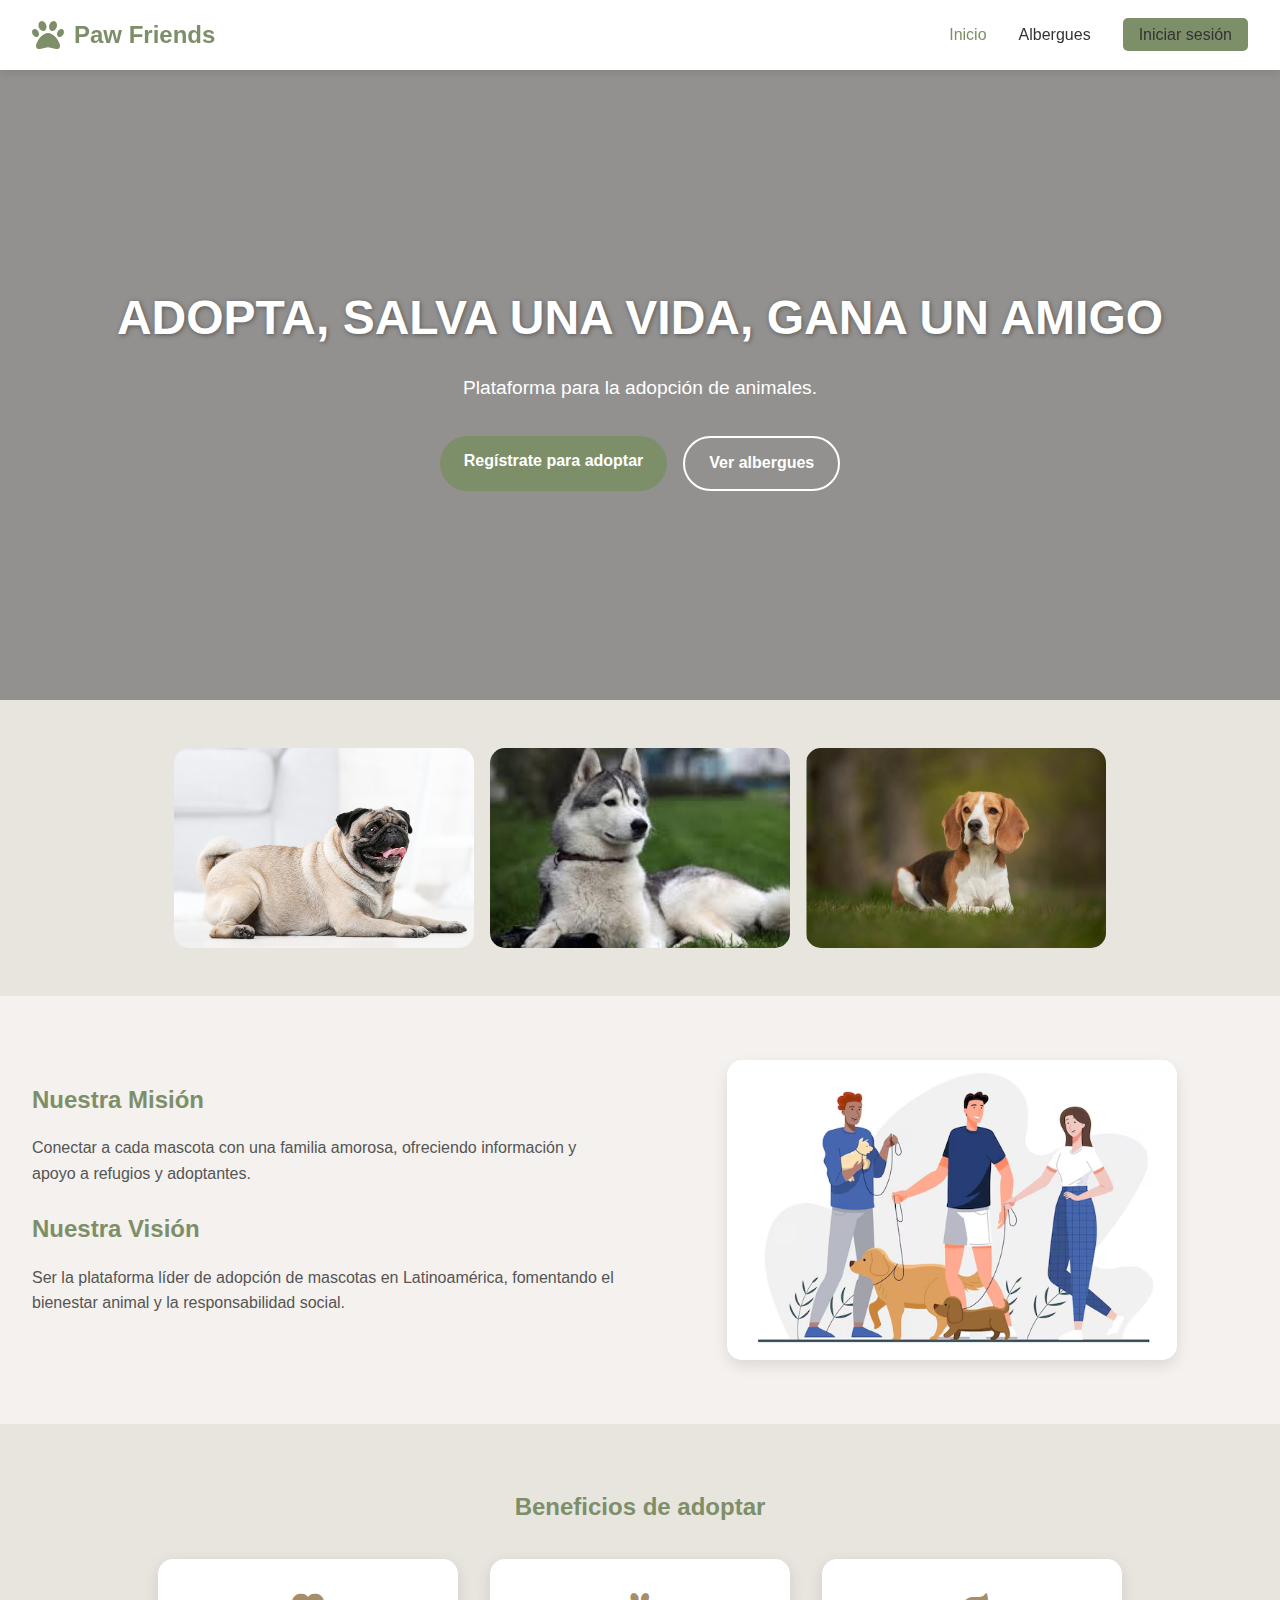
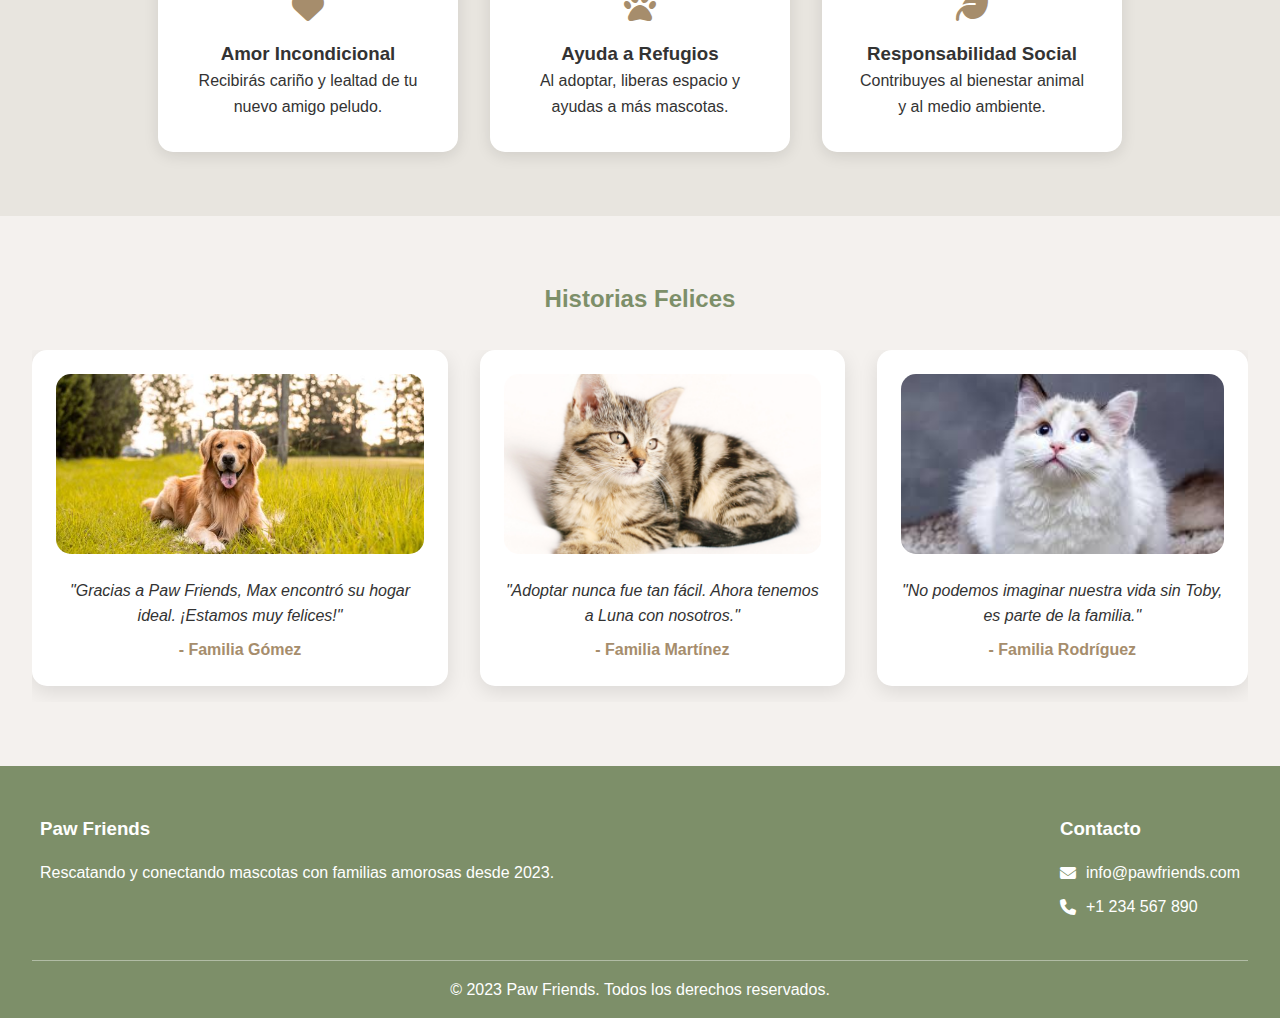
<file: index.html>
<!DOCTYPE html>
<html lang="es">
<head>
    <meta charset="UTF-8">
    <meta name="viewport" content="width=device-width, initial-scale=1.0">
    <title>Paw Friends | Adopta un amigo</title>
    <link rel="stylesheet" href="index.css">
    <link rel="stylesheet" href="https://cdnjs.cloudflare.com/ajax/libs/font-awesome/6.4.0/css/all.min.css">
    <meta name="theme-color" content="#a3b18a">
</head>
<body>
    <div id="notification" class="notification"></div>

    <!-- HEADER -->
    <header>
        <nav>
            <div class="logo">
                <i class="fas fa-paw"></i>
                <span>Paw Friends</span>
            </div>
            <ul class="nav-links">
                <li><a href="index.html" class="active">Inicio</a></li>
                <li><a href="albergues.html">Albergues</a></li>
                <li><a href="login.html" class="btn-login">Iniciar sesión</a></li>
            </ul>
        </nav>
    </header>

    <!-- HERO -->
    <section class="hero">
        <div class="hero-content">
            <h1>ADOPTA, SALVA UNA VIDA, GANA UN AMIGO</h1>
            <p>Plataforma para la adopción de animales.</p>
            <div class="hero-buttons">
                <a href="register.html" class="btn-primary">Regístrate para adoptar</a>
                <a href="albergues.html" class="btn-secondary">Ver albergues</a>
            </div>
        </div>
    </section>

    <!-- SECCIÓN DE IMÁGENES DESTACADAS -->
    <section class="featured-images">
        <div class="image-container">
            <img src="Images/Perro 1.png" alt="Perro 1">
            <img src="Images/Perro 2.jfif" alt="Perro 2">
            <img src="Images/Perro 3.jpg" alt="Perro 3">
        </div>
    </section>

    <!-- QUIÉNES SOMOS -->
    <section class="about">
        <div class="about-container">
            <div class="about-text">
                <h2>Nuestra Misión</h2>
                <p>Conectar a cada mascota con una familia amorosa, ofreciendo información y apoyo a refugios y adoptantes.</p>
                <h2>Nuestra Visión</h2>
                <p>Ser la plataforma líder de adopción de mascotas en Latinoamérica, fomentando el bienestar animal y la responsabilidad social.</p>
            </div>
            <div class="about-images">
                <img src="Images/Mision Vision.jpg" alt="Misión y visión">
            </div>
        </div>
    </section>

    <!-- BENEFICIOS DE ADOPTAR -->
    <section class="benefits">
        <h2>Beneficios de adoptar</h2>
        <div class="benefits-grid">
            <div class="benefit-card">
                <i class="fas fa-heart"></i>
                <h3>Amor Incondicional</h3>
                <p>Recibirás cariño y lealtad de tu nuevo amigo peludo.</p>
            </div>
            <div class="benefit-card">
                <i class="fas fa-paw"></i>
                <h3>Ayuda a Refugios</h3>
                <p>Al adoptar, liberas espacio y ayudas a más mascotas.</p>
            </div>
            <div class="benefit-card">
                <i class="fas fa-leaf"></i>
                <h3>Responsabilidad Social</h3>
                <p>Contribuyes al bienestar animal y al medio ambiente.</p>
            </div>
        </div>
    </section>

    <!-- TESTIMONIOS -->
    <section class="testimonials">
        <h2>Historias Felices</h2>
        <div class="testimonials-grid">
            <div class="testimonial-card">
                <img src="Images/Perro 4.jpg" alt="Mascota adoptada 1">
                <p>"Gracias a Paw Friends, Max encontró su hogar ideal. ¡Estamos muy felices!"</p>
                <h4>- Familia Gómez</h4>
            </div>
            <div class="testimonial-card">
                <img src="Images/Gato 1.jpg" alt="Mascota adoptada 2">
                <p>"Adoptar nunca fue tan fácil. Ahora tenemos a Luna con nosotros."</p>
                <h4>- Familia Martínez</h4>
            </div>
            <div class="testimonial-card">
                <img src="Images/Gato 2.jfif" alt="Mascota adoptada 3">
                <p>"No podemos imaginar nuestra vida sin Toby, es parte de la familia."</p>
                <h4>- Familia Rodríguez</h4>
            </div>
        </div>
    </section>

    <!-- FOOTER -->
    <footer>
        <div class="footer-content">
            <div class="footer-section">
                <h3>Paw Friends</h3>
                <p>Rescatando y conectando mascotas con familias amorosas desde 2023.</p>
            </div>
            <div class="footer-section">
                <h3>Contacto</h3>
                <p><i class="fas fa-envelope"></i> info@pawfriends.com</p>
                <p><i class="fas fa-phone"></i> +1 234 567 890</p>
            </div>
        </div>
        <div class="copyright">
            <p>&copy; 2023 Paw Friends. Todos los derechos reservados.</p>
        </div>
    </footer>

    <!-- Scripts -->
    <script src="index.js" defer></script>
</body>
</html>
</file>
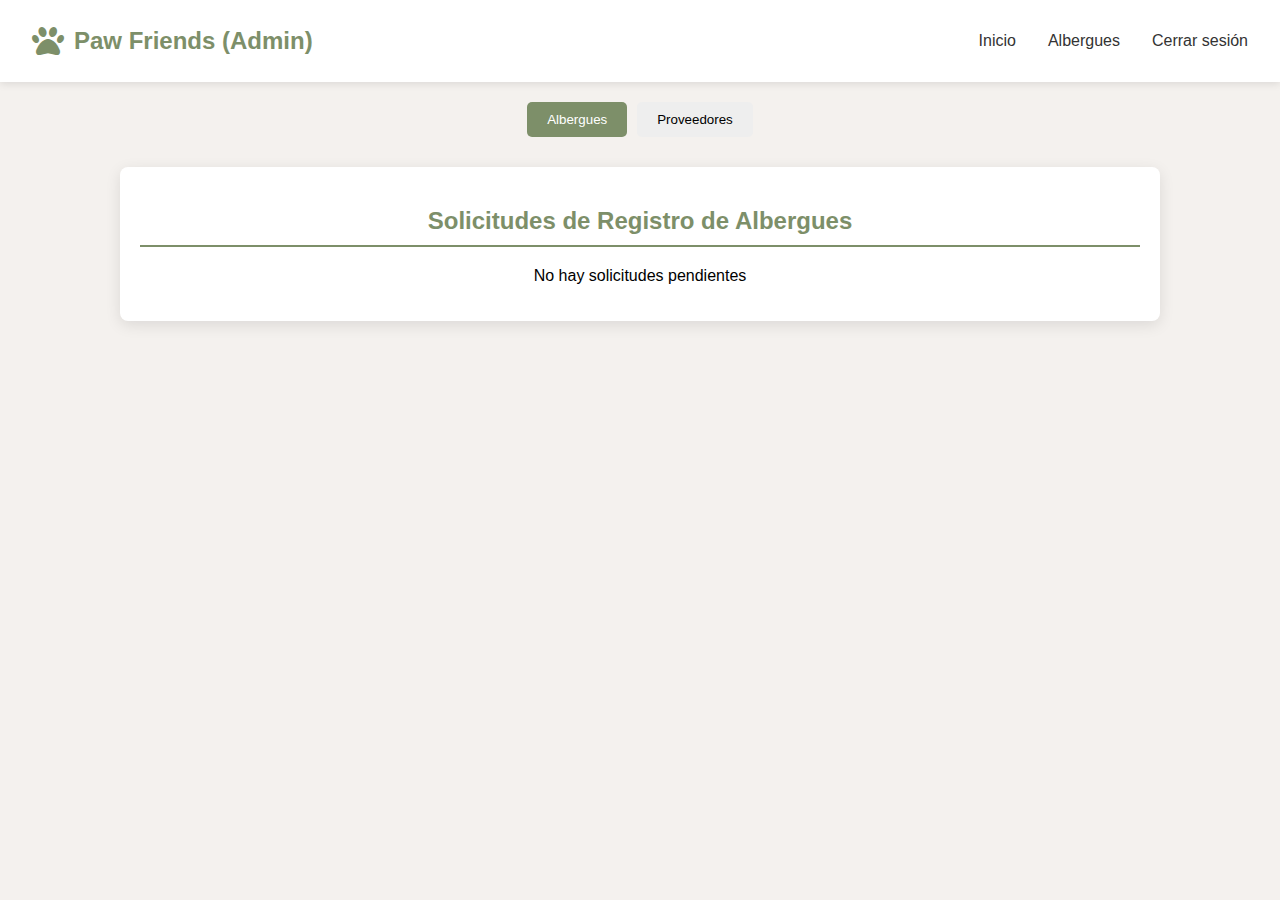
<file: admin-dashboard.html>
<!DOCTYPE html>
<html lang="es">
<head>
<meta charset="UTF-8">
<meta name="viewport" content="width=device-width, initial-scale=1.0">
<title>Panel de Administrador - Paw Friends</title>
<link rel="stylesheet" href="https://cdnjs.cloudflare.com/ajax/libs/font-awesome/6.4.0/css/all.min.css">
<style>
body { font-family: Arial, sans-serif; background: #f4f1ee; margin:0; }
header { background:#fff; box-shadow:0 2px 8px rgba(0,0,0,0.1); padding:1rem 2rem; position:sticky; top:0; z-index:100; }
nav { display:flex; justify-content:space-between; align-items:center; }
.logo { display:flex; align-items:center; gap:10px; font-size:1.5rem; font-weight:bold; color:#7d8f69; }
.logo i { font-size:2rem; }
.nav-links { display:flex; list-style:none; gap:2rem; }
.nav-links a { text-decoration:none; color:#333; font-weight:500; transition:color 0.3s; }
.nav-links a:hover { color:#a68d6c; }
.tabs { display:flex; justify-content:center; margin:20px 0; gap:10px; }
.tab-btn { padding:10px 20px; border:none; cursor:pointer; border-radius:5px; background:#eee; transition:0.3s; }
.tab-btn.active { background:#7d8f69; color:white; }
.admin-dashboard { max-width:1000px; margin:30px auto; padding:20px; background:#fff; border-radius:8px; box-shadow:0 4px 15px rgba(0,0,0,0.1); }
.admin-dashboard h2 { text-align:center; color:#7d8f69; margin-bottom:20px; border-bottom:2px solid #7d8f69; padding-bottom:10px; }
.solicitud-card { display:flex; justify-content:space-between; align-items:center; background:#f9f9f9; padding:15px; border-radius:8px; margin-bottom:15px; box-shadow:0 2px 5px rgba(0,0,0,0.05); }
.solicitud-info { display:flex; align-items:center; flex-grow:1; gap:15px; }
.solicitud-info img { width:60px; height:60px; object-fit:cover; border-radius:50%; }
.solicitud-info div { display:flex; flex-direction:column; }
.solicitud-info h3 { margin:0; font-size:1.1rem; color:#333; }
.solicitud-info p { margin:0; font-size:0.9rem; color:#555; }
.solicitud-actions button { margin-left:10px; padding:0.4rem 0.8rem; border:none; border-radius:5px; cursor:pointer; color:white; }
.approve { background:#7d8f69; }
.reject { background:#d9534f; }
.approve:hover { background:#6c7d58; }
.reject:hover { background:#c43c3c; }
</style>
</head>
<body>

<header>
<nav>
<div class="logo"><i class="fas fa-paw"></i>Paw Friends (Admin)</div>
<ul class="nav-links">
<li><a href="index.html">Inicio</a></li>
<li><a href="albergues.html">Albergues</a></li>
<li><a href="#" id="logout">Cerrar sesión</a></li>
</ul>
</nav>
</header>

<div class="tabs">
<button class="tab-btn active" data-tab="albergues">Albergues</button>
<button class="tab-btn" data-tab="proveedores">Proveedores</button>
</div>

<main>
<section class="admin-dashboard" id="alberguesTab">
<h2>Solicitudes de Registro de Albergues</h2>
<div id="albergueSolicitudesContainer"></div>
</section>

<section class="admin-dashboard" id="proveedoresTab" style="display:none;">
<h2>Solicitudes de Registro de Proveedores</h2>
<div id="proveedorSolicitudesContainer"></div>
</section>
</main>

<script>
// Cambiar tabs
const tabBtns = document.querySelectorAll('.tab-btn');
const alberguesTab = document.getElementById('alberguesTab');
const proveedoresTab = document.getElementById('proveedoresTab');

tabBtns.forEach(btn => {
    btn.addEventListener('click', ()=>{
        tabBtns.forEach(b=>b.classList.remove('active'));
        btn.classList.add('active');
        if(btn.dataset.tab === 'albergues'){
            alberguesTab.style.display='block';
            proveedoresTab.style.display='none';
        }else{
            alberguesTab.style.display='none';
            proveedoresTab.style.display='block';
        }
    });
});

// Cargar solicitudes albergues
function cargarSolicitudesAlbergue(){
    const container = document.getElementById('albergueSolicitudesContainer');
    container.innerHTML = '';
    let solicitudes = JSON.parse(localStorage.getItem('solicitudesAlbergue')) || [];
    if(solicitudes.length === 0){ container.innerHTML='<p style="text-align:center;">No hay solicitudes pendientes</p>'; return; }
    solicitudes.forEach((albergue,index)=>{
        const card=document.createElement('div'); card.className='solicitud-card';
        card.innerHTML = `
        <div class="solicitud-info">
            <img src="${albergue.photo || 'https://via.placeholder.com/60'}">
            <div>
                <h3>${albergue.name}</h3>
                <p>Email: ${albergue.email}</p>
                <p>Tel: ${albergue.phone}</p>
                <p>Dirección: ${albergue.address}</p>
            </div>
        </div>
        <div class="solicitud-actions">
            <button class="approve">Aprobar</button>
            <button class="reject">Rechazar</button>
        </div>
        `;
        container.appendChild(card);
        card.querySelector('.approve').addEventListener('click', ()=>aprobarAlbergue(index));
        card.querySelector('.reject').addEventListener('click', ()=>rechazarAlbergue(index));
    });
}

// Cargar solicitudes proveedores
function cargarSolicitudesProveedor(){
    const container = document.getElementById('proveedorSolicitudesContainer');
    container.innerHTML = '';
    let solicitudes = JSON.parse(localStorage.getItem('solicitudesProveedor')) || [];
    if(solicitudes.length === 0){ container.innerHTML='<p style="text-align:center;">No hay solicitudes pendientes</p>'; return; }
    solicitudes.forEach((prov,index)=>{
        const card=document.createElement('div'); card.className='solicitud-card';
        card.innerHTML = `
        <div class="solicitud-info">
            <img src="${prov.logo || 'https://via.placeholder.com/60'}">
            <div>
                <h3>${prov.name}</h3>
                <p>Email: ${prov.email}</p>
                <p>Tel: ${prov.phone}</p>
                <p>Web: ${prov.website || 'N/A'}</p>
            </div>
        </div>
        <div class="solicitud-actions">
            <button class="approve">Aprobar</button>
            <button class="reject">Rechazar</button>
        </div>
        `;
        container.appendChild(card);
        card.querySelector('.approve').addEventListener('click', ()=>aprobarProveedor(index));
        card.querySelector('.reject').addEventListener('click', ()=>rechazarProveedor(index));
    });
}

// Funciones aprobar/rechazar albergue
function aprobarAlbergue(index){
    let solicitudes = JSON.parse(localStorage.getItem('solicitudesAlbergue'))||[];
    let aprobados = JSON.parse(localStorage.getItem('alberguesAprobados'))||[];
    const albergue = solicitudes[index]; aprobados.push(albergue);
    localStorage.setItem('alberguesAprobados', JSON.stringify(aprobados));
    solicitudes.splice(index,1); localStorage.setItem('solicitudesAlbergue', JSON.stringify(solicitudes));
    cargarSolicitudesAlbergue();
}
function rechazarAlbergue(index){
    let solicitudes = JSON.parse(localStorage.getItem('solicitudesAlbergue'))||[];
    solicitudes.splice(index,1); localStorage.setItem('solicitudesAlbergue', JSON.stringify(solicitudes));
    cargarSolicitudesAlbergue();
}

// Funciones aprobar/rechazar proveedor
function aprobarProveedor(index){
    let solicitudes = JSON.parse(localStorage.getItem('solicitudesProveedor'))||[];
    let aprobados = JSON.parse(localStorage.getItem('proveedoresAprobados'))||[];
    const prov = solicitudes[index]; aprobados.push(prov);
    localStorage.setItem('proveedoresAprobados', JSON.stringify(aprobados));
    solicitudes.splice(index,1); localStorage.setItem('solicitudesProveedor', JSON.stringify(solicitudes));
    cargarSolicitudesProveedor();
}
function rechazarProveedor(index){
    let solicitudes = JSON.parse(localStorage.getItem('solicitudesProveedor'))||[];
    solicitudes.splice(index,1); localStorage.setItem('solicitudesProveedor', JSON.stringify(solicitudes));
    cargarSolicitudesProveedor();
}

// Inicializar
cargarSolicitudesAlbergue();
cargarSolicitudesProveedor();
</script>
</body>
</html>
</file>
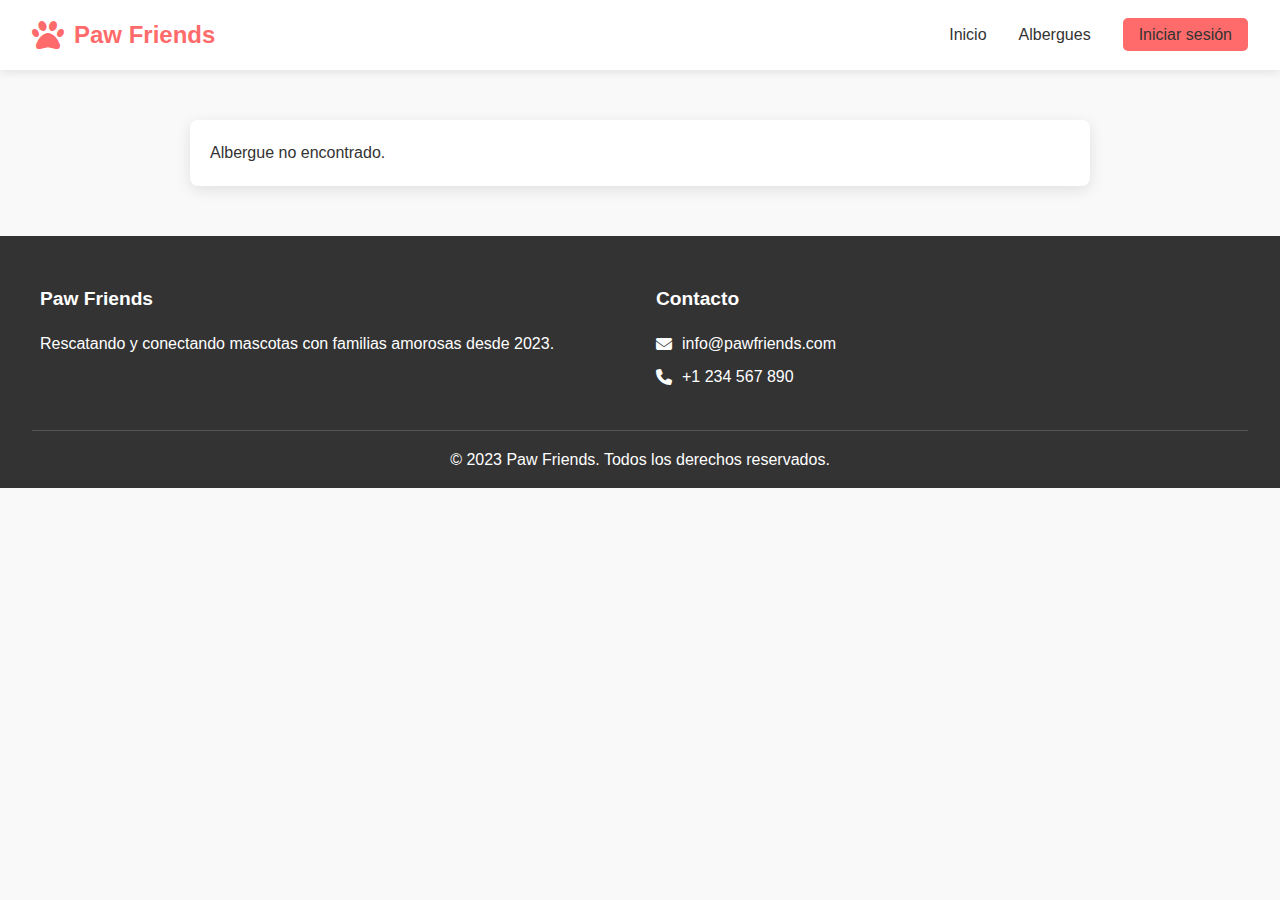
<file: albergue-profile.html>
<!DOCTYPE html>
<html lang="es">
<head>
    <meta charset="UTF-8">
    <meta name="viewport" content="width=device-width, initial-scale=1.0">
    <title>Perfil del Albergue | Paw Friends</title>
    <link rel="stylesheet" href="styles.css">
    <link rel="stylesheet" href="https://cdnjs.cloudflare.com/ajax/libs/font-awesome/6.4.0/css/all.min.css">
    <style>
        .albergue-profile-container {
            max-width: 900px;
            margin: 50px auto;
            padding: 20px;
            background-color: #fff;
            border-radius: 8px;
            box-shadow: 0 4px 15px rgba(0,0,0,0.1);
        }
        .profile-header {
            display: flex;
            flex-direction: column;
            align-items: center;
            border-bottom: 2px solid #eee;
            padding-bottom: 20px;
            margin-bottom: 20px;
            text-align: center;
        }
        .profile-header img {
            width: 150px;
            height: 150px;
            border-radius: 50%;
            object-fit: cover;
            border: 4px solid var(--primary-color);
            margin-bottom: 15px;
        }
        .profile-header h1 {
            color: var(--primary-color);
            margin-bottom: 5px;
        }
        .profile-details p {
            font-size: 1.1rem;
            color: #555;
            margin-bottom: 10px;
        }
        .profile-pets-section h2, .reviews-section h2 {
            text-align: center;
            color: #333;
            margin-bottom: 20px;
        }
        .pets-grid {
            display: grid;
            grid-template-columns: repeat(auto-fit, minmax(250px, 1fr));
            gap: 20px;
        }
        .reviews-section {
            padding-top: 30px;
            border-top: 2px solid #eee;
            margin-top: 30px;
        }
        .review-card {
            background-color: #f9f9f9;
            padding: 15px;
            border-radius: 8px;
            margin-bottom: 15px;
            box-shadow: 0 2px 5px rgba(0,0,0,0.05);
        }
        .review-header {
            display: flex;
            justify-content: space-between;
            align-items: center;
            margin-bottom: 5px;
        }
        .review-header h4 {
            margin: 0;
            color: var(--primary-color);
        }
        .review-date {
            font-size: 0.8rem;
            color: #888;
        }
        .review-rating {
            font-size: 1.5rem;
            margin-bottom: 5px;
        }
    </style>
</head>
<body>
    <div id="notification" class="notification"></div>
    <header>
        <nav>
            <div class="logo">
                <i class="fas fa-paw"></i>
                <span>Paw Friends</span>
            </div>
            <ul class="nav-links">
                <li><a href="index.html">Inicio</a></li>
                <li><a href="albergues.html">Albergues</a></li>
                <li><a href="login.html" class="btn-login">Iniciar sesión</a></li>
            </ul>
        </nav>
    </header>
    <main class="albergue-profile-container">
        <div class="user-view">
            <div class="profile-header">
                <img id="profileLogo" src="" alt="Logo del Albergue">
                <h1 id="profileNombre"></h1>
                <div class="profile-details">
                    <p id="profileDireccion"></p>
                    <p id="profileHorario"></p>
                </div>
            </div>
            <div class="profile-pets-section">
                <h2>Mascotas para Adoptar</h2>
                <div id="pets-grid" class="pets-grid">
                    </div>
            </div>
            <div class="reviews-section">
                <h2>Opiniones de Usuarios</h2>
                <div id="reviewsContainer">
                    </div>
                <h3>Deja una reseña</h3>
                <form id="reviewForm">
                    <div class="form-group">
                        <label for="rating">Calificación:</label>
                        <select id="rating" required>
                            <option value="">Selecciona tu calificación</option>
                            <option value="1">⭐</option>
                            <option value="2">⭐⭐</option>
                            <option value="3">⭐⭐⭐</option>
                            <option value="4">⭐⭐⭐⭐</option>
                            <option value="5">⭐⭐⭐⭐⭐</option>
                        </select>
                    </div>
                    <div class="form-group">
                        <label for="reviewText">Tu comentario:</label>
                        <textarea id="reviewText" rows="4" required></textarea>
                    </div>
                    <button type="submit" class="btn-primary">Enviar Reseña</button>
                </form>
            </div>
        </div>
    </main>
    <footer>
        <div class="footer-content">
            <div class="footer-section">
                <h3>Paw Friends</h3>
                <p>Rescatando y conectando mascotas con familias amorosas desde 2023.</p>
            </div>
            <div class="footer-section">
                <h3>Contacto</h3>
                <p><i class="fas fa-envelope"></i> info@pawfriends.com</p>
                <p><i class="fas fa-phone"></i> +1 234 567 890</p>
            </div>
        </div>
        <div class="copyright">
            <p>&copy; 2023 Paw Friends. Todos los derechos reservados.</p>
        </div>
    </footer>
    <script src="scripts.js"></script>
</body>
</html>
</file>
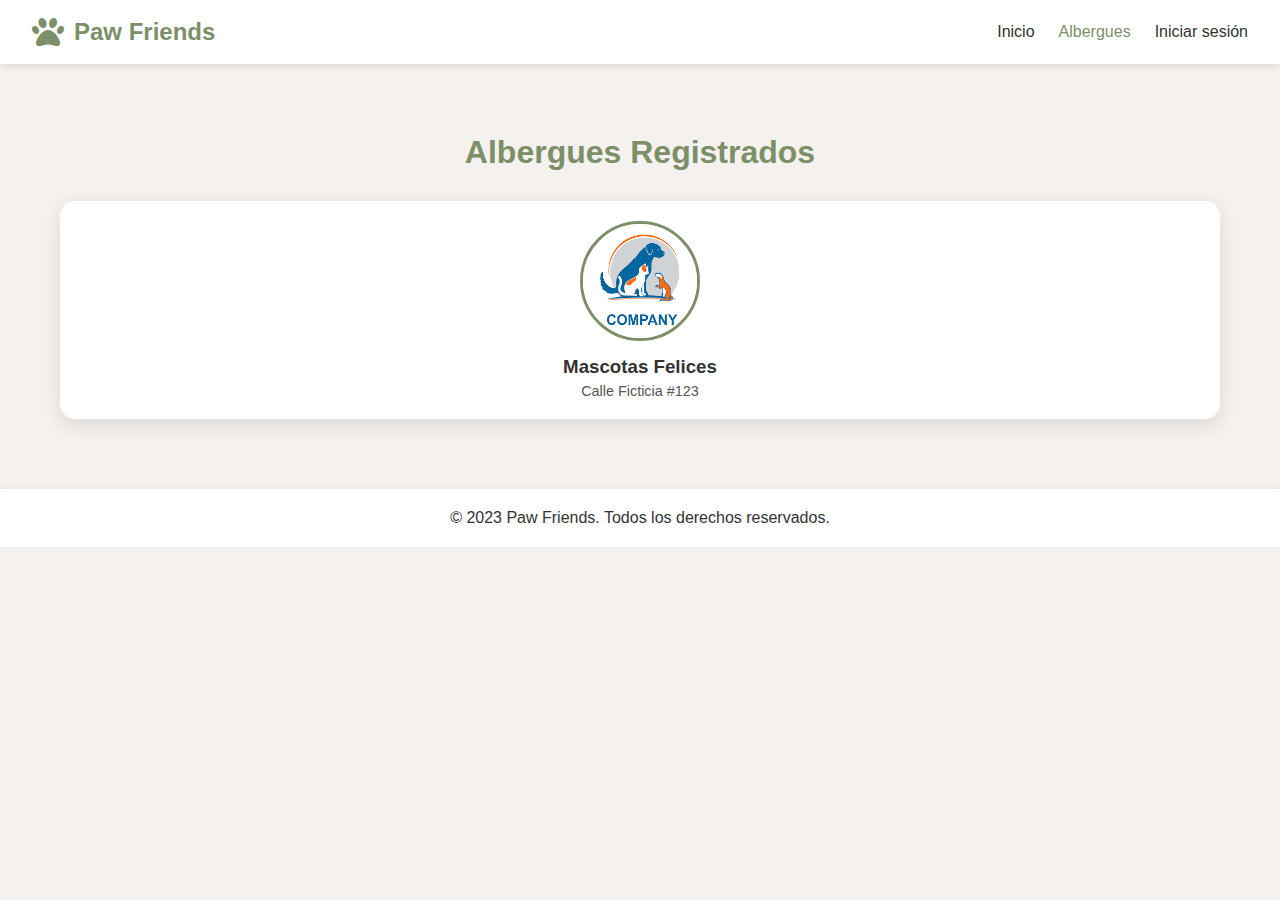
<file: Albergues.html>
<!DOCTYPE html>
<html lang="es">
<head>
<meta charset="UTF-8">
<meta name="viewport" content="width=device-width, initial-scale=1.0">
<title>Albergues Registrados | Paw Friends</title>
<link rel="stylesheet" href="https://cdnjs.cloudflare.com/ajax/libs/font-awesome/6.4.0/css/all.min.css">

<style>
    * { margin:0; padding:0; box-sizing:border-box; font-family:'Arial', sans-serif; }
    body { background:#f4f1ee; color:#333; }
    header { background:#fff; box-shadow:0 2px 8px rgba(0,0,0,0.1); padding:1rem 2rem; position:sticky; top:0; z-index:100; }
    nav { display:flex; justify-content:space-between; align-items:center; }
    .logo { display:flex; align-items:center; gap:10px; font-size:1.5rem; font-weight:bold; color:#7d8f69; }
    .logo i { font-size:2rem; }
    .nav-links { display:flex; list-style:none; gap:1.5rem; }
    .nav-links a { text-decoration:none; color:#333; font-weight:500; transition:0.3s; }
    .nav-links a:hover, .nav-links .active { color:#7d8f69; }
    
    .albergues-container { max-width:1200px; margin:50px auto; padding:20px; }
    .albergues-container h1 { text-align:center; color:#7d8f69; margin-bottom:30px; }
    .albergues-grid { display:grid; grid-template-columns:repeat(auto-fit,minmax(280px,1fr)); gap:25px; }
    
    .albergue-card { background:#fff; border-radius:15px; box-shadow:0 6px 20px rgba(0,0,0,0.1); padding:20px; display:flex; flex-direction:column; align-items:center; transition:transform 0.3s; cursor:pointer; }
    .albergue-card:hover { transform:translateY(-5px); }
    
    .albergue-logo-container { width:120px; height:120px; border-radius:50%; border:3px solid #7d8f69; display:flex; justify-content:center; align-items:center; overflow:hidden; background:#e6e6e6; }
    .albergue-logo-container img { width:100%; height:100%; object-fit:cover; }
    
    .albergue-card h3 { margin:15px 0 5px; color:#333; }
    .albergue-card p { color:#555; font-size:0.9rem; text-align:center; }

    /* Modal estilos */
    .modal {
        display:none;
        position:fixed;
        z-index:200;
        left:0; top:0;
        width:100%; height:100%;
        background:rgba(0,0,0,0.6);
        justify-content:center;
        align-items:center;
    }
    .modal-content {
        background:#fff;
        padding:20px 30px;
        border-radius:12px;
        text-align:center;
        max-width:400px;
        box-shadow:0 4px 15px rgba(0,0,0,0.3);
        animation:fadeIn 0.3s ease-in-out;
    }
    .modal-content h2 {
        margin-bottom:15px;
        color:#7d8f69;
    }
    .close-btn {
        margin-top:20px;
        padding:10px 20px;
        border:none;
        background:#7d8f69;
        color:#fff;
        border-radius:8px;
        cursor:pointer;
        transition:0.3s;
    }
    .close-btn:hover {
        background:#6a7c58;
    }
    @keyframes fadeIn {
        from { opacity:0; transform:scale(0.9); }
        to { opacity:1; transform:scale(1); }
    }
</style>
</head>
<body>

<header>
<nav>
    <div class="logo"><i class="fas fa-paw"></i>Paw Friends</div>
    <ul class="nav-links">
        <li><a href="index.html">Inicio</a></li>
        <li><a href="albergues.html" class="active">Albergues</a></li>
        <li><a href="login.html">Iniciar sesión</a></li>
    </ul>
</nav>
</header>

<main class="albergues-container">
    <h1>Albergues Registrados</h1>
    <div id="alberguesContainer" class="albergues-grid"></div>
</main>

<!-- Modal para mostrar mensaje -->
<div id="infoModal" class="modal">
    <div class="modal-content">
        <h2>Próximamente</h2>
        <p id="modalText">Pronto añadiremos más información de este albergue.</p>
        <button class="close-btn" onclick="cerrarModal()">Cerrar</button>
    </div>
</div>

<footer style="text-align:center; padding:20px; background:#fff; margin-top:50px; box-shadow:0 -2px 8px rgba(0,0,0,0.05);">
    <p>&copy; 2023 Paw Friends. Todos los derechos reservados.</p>
</footer>

<script>
function cargarAlberguesRegistrados(){
    const container = document.getElementById('alberguesContainer');
    let albergues = JSON.parse(localStorage.getItem('alberguesAprobados')) || [];

    // Agregar albergue por defecto (Mascotas Felices)
    // Agregar albergue por defecto (Mascotas Felices)
    const idx = albergues.findIndex(a => a.email === 'MascotasFelices1@gmail.com');
    if (idx === -1) {
        albergues.push({
            name: 'Mascotas Felices',
            address: 'Calle Ficticia #123',
            email: 'MascotasFelices1@gmail.com',
            photo: 'Images/Logo_Albergue.png'
        });
    } else {
        // Forzar actualización de la ruta de la imagen si ya existe en localStorage
        albergues[idx].photo = 'Images/Logo_Albergue.png';
    }
    localStorage.setItem('alberguesAprobados', JSON.stringify(albergues));


    container.innerHTML='';
    if(albergues.length === 0){
        container.innerHTML = '<p style="text-align:center; width:100%;">No hay albergues registrados aún.</p>';
        return;
    }

    albergues.forEach(a=>{
        const card = document.createElement('div'); 
        card.className = 'albergue-card';
        card.innerHTML = `
            <div class="albergue-logo-container">
                <img src="${a.photo||'https://via.placeholder.com/120'}" alt="Logo del Albergue">
            </div>
            <h3>${a.name}</h3>
            <p>${a.address}</p>
        `;

        // Acción al dar clic
        card.addEventListener('click', ()=>{
            if(a.email==='MascotasFelices1@gmail.com'){
                window.location='mascotas-felices.html';
            } else {
                abrirModal(`Pronto añadiremos más información sobre el albergue "${a.name}".`);
            }
        });

        container.appendChild(card);
    });
}

// Funciones para modal
function abrirModal(mensaje){
    document.getElementById('modalText').innerText = mensaje;
    document.getElementById('infoModal').style.display = 'flex';
}
function cerrarModal(){
    document.getElementById('infoModal').style.display = 'none';
}

document.addEventListener('DOMContentLoaded', cargarAlberguesRegistrados);
</script>

</body>
</html>
</file>
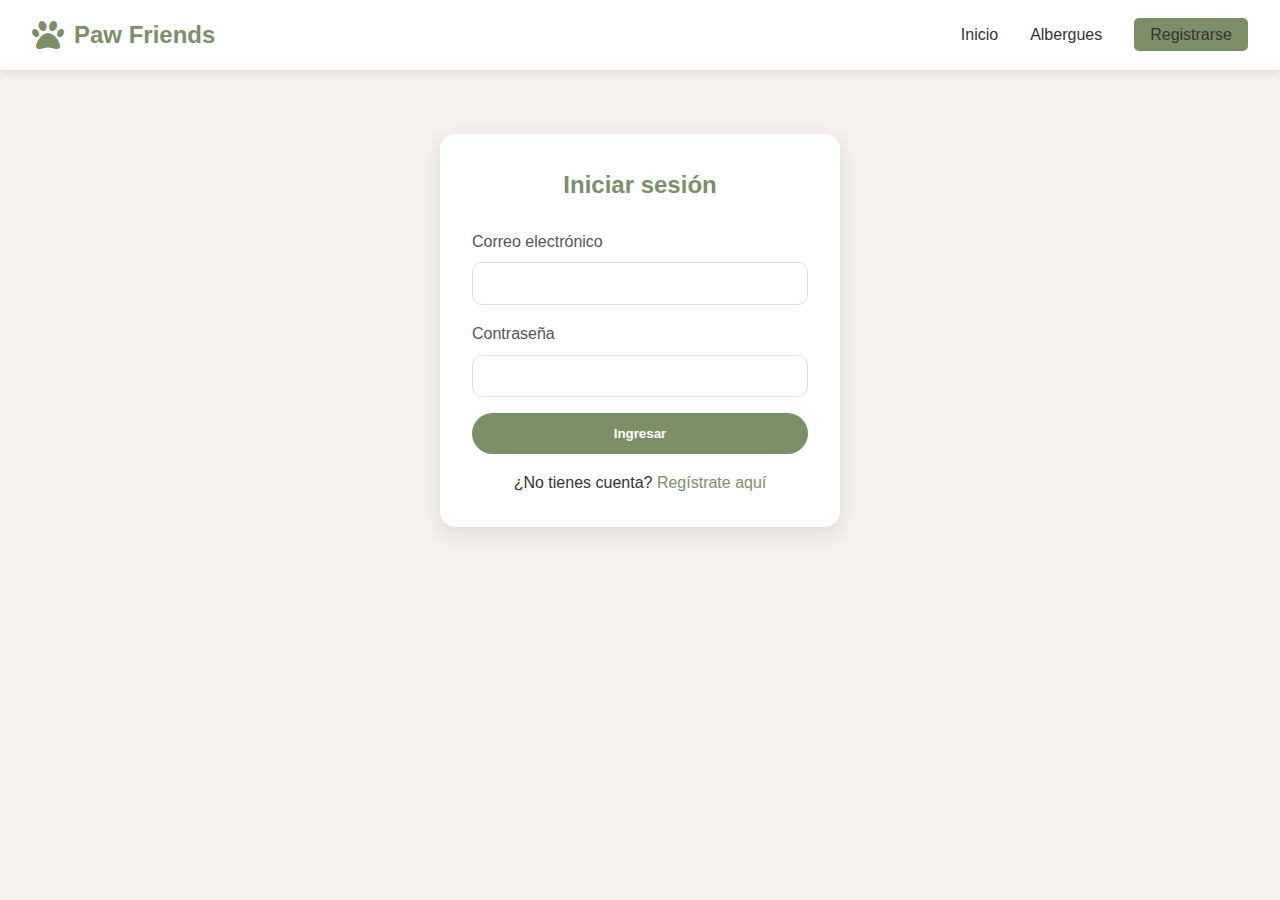
<file: login.html>
<!DOCTYPE html>
<html lang="es">
<head>
  <meta charset="UTF-8">
  <meta name="viewport" content="width=device-width, initial-scale=1.0">
  <title>Iniciar sesión | Paw Friends</title>
  <link rel="stylesheet" href="https://cdnjs.cloudflare.com/ajax/libs/font-awesome/6.4.0/css/all.min.css">
  <style>
    /* ===== ESTILOS LOGIN ===== */
    * {
      margin: 0;
      padding: 0;
      box-sizing: border-box;
      font-family: 'Arial', sans-serif;
    }
    body {
      background-color: #f4f1ee;
      color: #333;
      line-height: 1.6;
    }
    header {
      background-color: #fff;
      box-shadow: 0 2px 8px rgba(0,0,0,0.1);
      padding: 1rem 2rem;
      position: sticky;
      top: 0;
      z-index: 100;
    }
    nav {
      display: flex;
      justify-content: space-between;
      align-items: center;
    }
    .logo {
      display: flex;
      align-items: center;
      gap: 10px;
      font-size: 1.5rem;
      font-weight: bold;
      color: #7d8f69;
    }
    .logo i {
      font-size: 2rem;
    }
    .nav-links {
      display: flex;
      list-style: none;
      gap: 2rem;
    }
    .nav-links a {
      text-decoration: none;
      color: #333;
      font-weight: 500;
      transition: color 0.3s;
    }
    .nav-links a:hover {
      color: #a68d6c;
    }
    .btn-login {
      background-color: #7d8f69;
      color: white;
      padding: 0.5rem 1rem;
      border-radius: 5px;
      transition: background-color 0.3s;
    }
    .btn-login:hover {
      background-color: #6c7d58;
    }
    .auth-container {
      padding: 4rem 2rem;
      display: flex;
      justify-content: center;
    }
    .auth-form {
      width: 100%;
      max-width: 400px;
      background-color: #fff;
      padding: 2rem;
      border-radius: 15px;
      box-shadow: 0 6px 20px rgba(0,0,0,0.1);
    }
    .auth-form h2 {
      color: #7d8f69;
      margin-bottom: 1.5rem;
      text-align: center;
    }
    .auth-form .form-group {
      margin-bottom: 1rem;
    }
    .auth-form label {
      display: block;
      margin-bottom: 0.5rem;
      color: #555;
    }
    .auth-form input {
      width: 100%;
      padding: 0.8rem;
      border: 1px solid #ddd;
      border-radius: 10px;
    }
    .auth-form button {
      width: 100%;
      padding: 0.8rem;
      border: none;
      border-radius: 30px;
      background-color: #7d8f69;
      color: white;
      font-weight: bold;
      cursor: pointer;
      transition: all 0.3s;
    }
    .auth-form button:hover {
      background-color: #6c7d58;
      transform: translateY(-2px);
    }
    .auth-link {
      text-align: center;
      margin-top: 1rem;
    }
    .auth-link a {
      color: #7d8f69;
      text-decoration: none;
    }
    .auth-link a:hover {
      text-decoration: underline;
    }
  </style>
</head>
<body>

<header>
  <nav>
    <div class="logo">
      <i class="fas fa-paw"></i>
      <span>Paw Friends</span>
    </div>
    <ul class="nav-links">
      <li><a href="index.html">Inicio</a></li>
      <li><a href="albergues.html">Albergues</a></li>
      <li><a href="register.html" class="btn-login">Registrarse</a></li>
    </ul>
  </nav>
</header>

<section class="auth-container">
  <div class="auth-form">
    <h2>Iniciar sesión</h2>
    <form id="loginForm">
      <div class="form-group">
        <label for="loginEmail">Correo electrónico</label>
        <input type="email" id="loginEmail" required>
      </div>
      <div class="form-group">
        <label for="loginPassword">Contraseña</label>
        <input type="password" id="loginPassword" required>
      </div>
      <button type="submit" class="btn-primary">Ingresar</button>
    </form>
    <p class="auth-link">¿No tienes cuenta? <a href="register.html">Regístrate aquí</a></p>
  </div>
</section>

<script>
  // ==== Usuarios de prueba ====
  const users = [
    { email: 'admin@pawfriends.com', password: 'admin123', role: 'admin' },
    { email: 'usuario@pawfriends.com', password: 'user123', role: 'user' },
    { email: 'albergue@pawfriends.com', password: 'albergue123', role: 'albergue' },
    { email: 'proveedor@pawfriends.com', password: 'proveedor123', role: 'proveedor' }
  ];

  const loginForm = document.getElementById('loginForm');

  loginForm.addEventListener('submit', (e) => {
    e.preventDefault();
    const email = document.getElementById('loginEmail').value.trim();
    const password = document.getElementById('loginPassword').value.trim();

    const user = users.find(u => u.email === email && u.password === password);

    if(user) {
      // Guardar sesión
      localStorage.setItem("loggedUser", JSON.stringify(user));

      // Redirección según rol
      switch(user.role) {
        case 'admin':
          window.location.href = 'admin-dashboard.html';
          break;
        case 'albergue':
          alert('Bienvenido Albergue');
          window.location.href = 'alberguesdashboard.html';
          break;
        case 'proveedor':
          alert('Bienvenido Proveedor');
          window.location.href = 'proveedor-publicidad.html';
          break;
        default:
          alert('Bienvenido ' + email);
          window.location.href = 'index.html';
      }
    } else {
      alert('Correo o contraseña incorrectos');
    }
  });
</script>

</body>
</html>
</file>
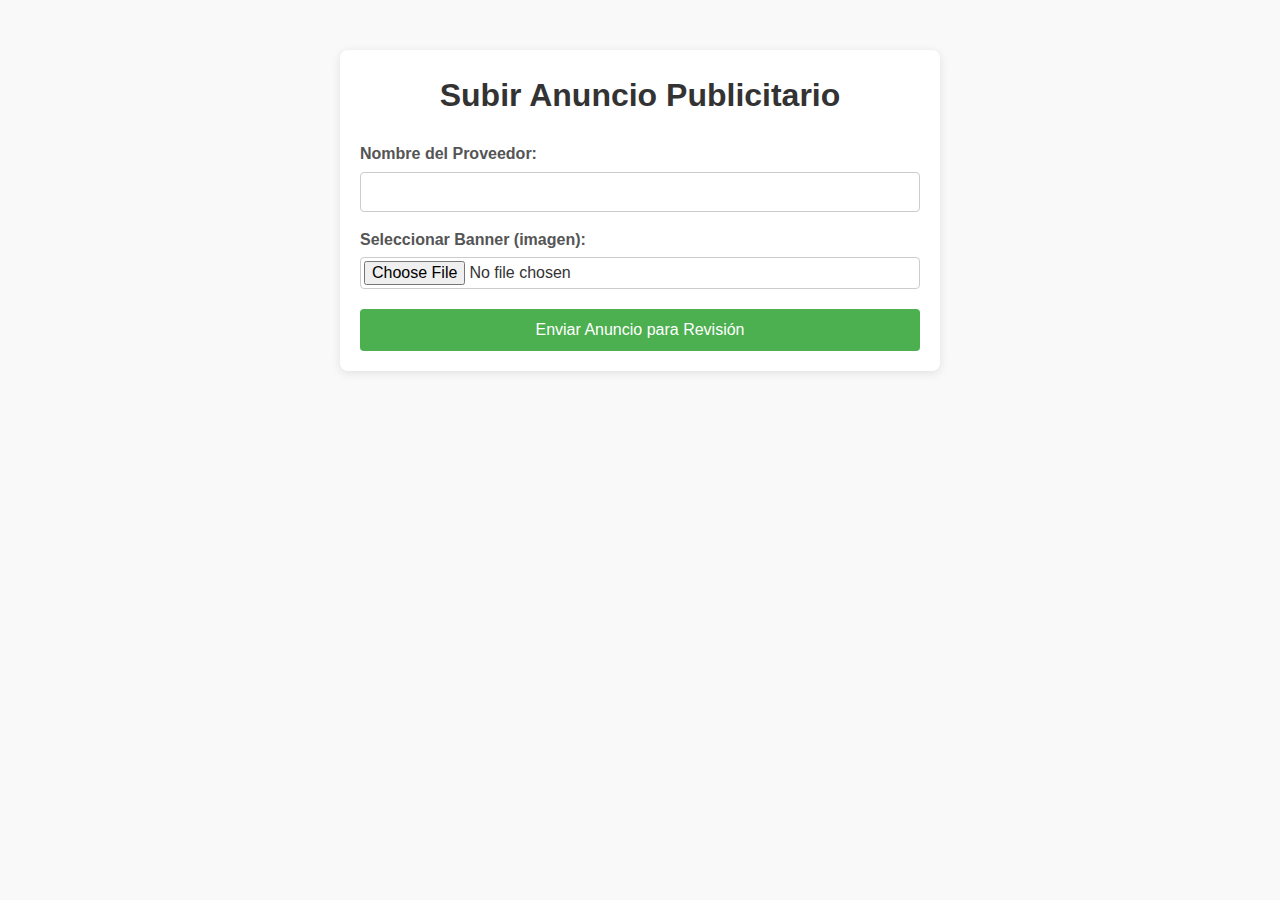
<file: proveedor-publicidad.html>
<!DOCTYPE html>
<html lang="es">
<head>
    <meta charset="UTF-8">
    <meta name="viewport" content="width=device-width, initial-scale=1.0">
    <title>Subir Anuncio - Paw Friends</title>
    <link rel="stylesheet" href="styles.css">
    <style>
        /* Estilos específicos para esta página, si los necesitas. */
        .ad-form-container {
            max-width: 600px;
            margin: 50px auto;
            padding: 20px;
            background-color: #fff;
            border-radius: 8px;
            box-shadow: 0 2px 10px rgba(0,0,0,0.1);
        }
        .ad-form-container h1 {
            color: #333;
            text-align: center;
            margin-bottom: 20px;
        }
        .form-group {
            margin-bottom: 15px;
        }
        .form-group label {
            display: block;
            margin-bottom: 5px;
            font-weight: bold;
            color: #555;
        }
        .form-group input[type="text"],
        .form-group input[type="file"] {
            width: 100%;
            padding: 10px;
            border: 1px solid #ccc;
            border-radius: 4px;
        }
        .form-group input[type="file"] {
            padding: 3px;
        }
        .ad-submit-btn {
            display: block;
            width: 100%;
            padding: 12px;
            background-color: #4CAF50;
            color: white;
            border: none;
            border-radius: 4px;
            cursor: pointer;
            font-size: 16px;
            margin-top: 20px;
        }
        .ad-submit-btn:hover {
            background-color: #45a049;
        }
    </style>
</head>
<body>

    <div class="ad-form-container">
        <h1>Subir Anuncio Publicitario</h1>
        <form id="adForm">
            <div class="form-group">
                <label for="providerName">Nombre del Proveedor:</label>
                <input type="text" id="providerName" name="providerName" required>
            </div>
            <div class="form-group">
                <label for="bannerImage">Seleccionar Banner (imagen):</label>
                <input type="file" id="bannerImage" name="bannerImage" accept="image/*" required>
            </div>
            <button type="submit" class="ad-submit-btn">Enviar Anuncio para Revisión</button>
        </form>
    </div>

    <script src="scripts.js"></script>
    <script>
        // Lógica de JavaScript para manejar el formulario.
        document.getElementById('adForm').addEventListener('submit', function(e) {
            e.preventDefault();
            
            const providerName = document.getElementById('providerName').value;
            const bannerImageFile = document.getElementById('bannerImage').files[0];
            
            if (bannerImageFile) {
                const reader = new FileReader();
                reader.onload = function(event) {
                    const bannerDataUrl = event.target.result;
                    
                    // Simular el almacenamiento en el "backend" (usando localStorage).
                    const newAd = {
                        id: Date.now(), // Un ID único para cada anuncio.
                        provider: providerName,
                        image: bannerDataUrl,
                        status: 'pending' // El estado inicial es "pendiente".
                    };
                    
                    // Obtener los anuncios existentes o un array vacío si no hay.
                    const ads = JSON.parse(localStorage.getItem('ads')) || [];
                    
                    // Agregar el nuevo anuncio.
                    ads.push(newAd);
                    
                    // Guardar la lista actualizada en localStorage.
                    localStorage.setItem('ads', JSON.stringify(ads));
                    
                    alert('Anuncio enviado exitosamente para su revisión. ¡Gracias!');
                    window.location.href = 'index.html'; // Redirige a la página principal.
                };
                reader.readAsDataURL(bannerImageFile);
            }
        });
    </script>
</body>
</html>
</file>
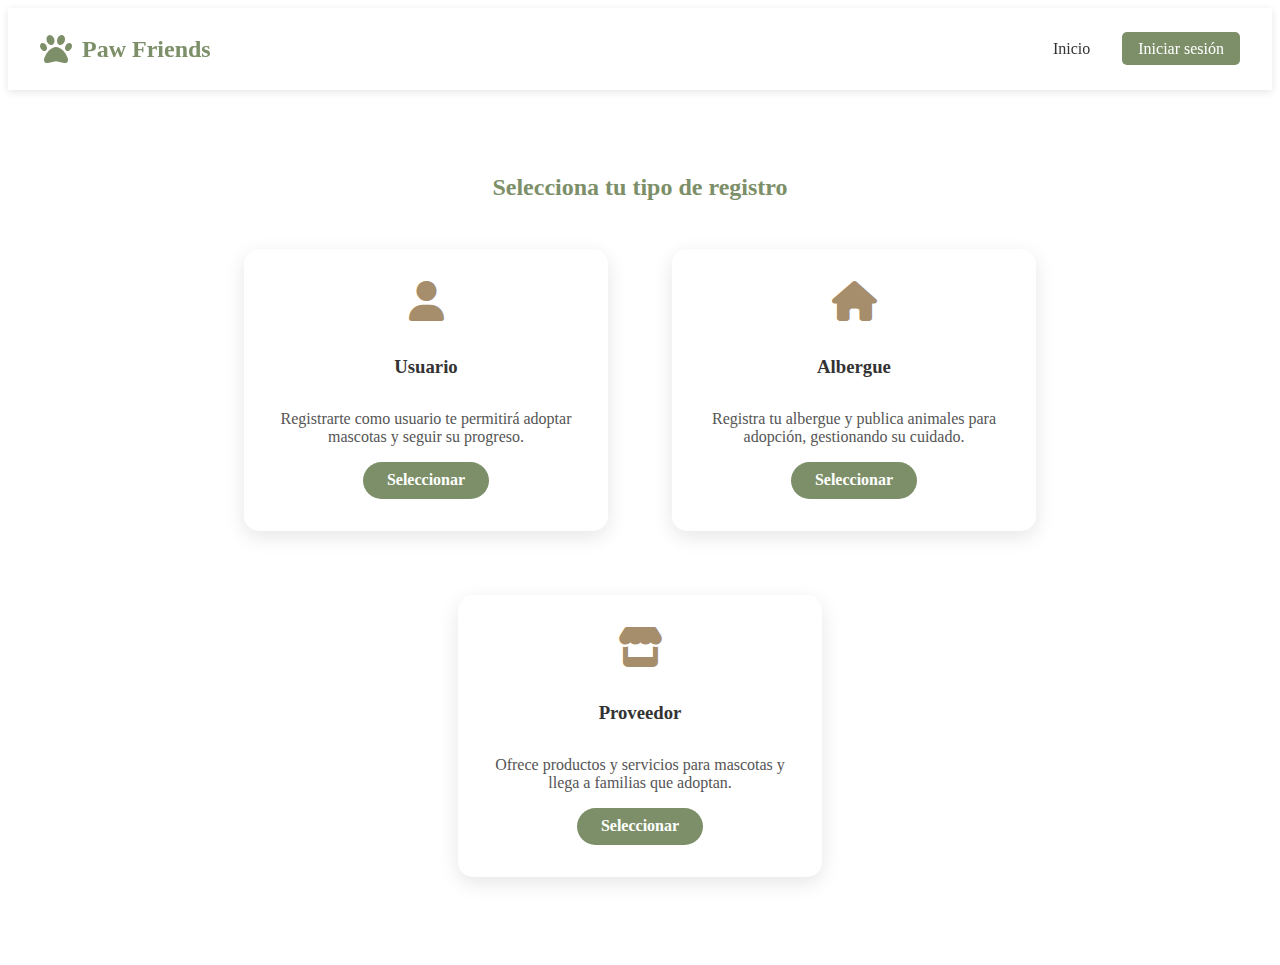
<file: register.html>
<!DOCTYPE html>
<html lang="es">
<head>
  <meta charset="UTF-8">
  <meta name="viewport" content="width=device-width, initial-scale=1.0">
  <title>Registro | Paw Friends</title>
  <link rel="stylesheet" href="register.css">
  <link rel="stylesheet" href="https://cdnjs.cloudflare.com/ajax/libs/font-awesome/6.4.0/css/all.min.css">
  <style>
    /* ===== HEADER ===== */
    header {
      background-color: #fff;
      box-shadow: 0 2px 8px rgba(0,0,0,0.1);
      padding: 1rem 2rem;
      position: sticky;
      top: 0;
      z-index: 100;
    }
    nav {
      display: flex;
      justify-content: space-between;
      align-items: center;
    }
    .logo {
      display: flex;
      align-items: center;
      gap: 10px;
      font-size: 1.5rem;
      font-weight: bold;
      color: #7d8f69;
    }
    .logo i {
      font-size: 2rem;
    }
    .nav-links {
      display: flex;
      list-style: none;
      gap: 2rem;
    }
    .nav-links a {
      text-decoration: none;
      color: #333;
      font-weight: 500;
      transition: color 0.3s;
    }
    .nav-links a:hover {
      color: #a68d6c;
    }
    .btn-login {
      background-color: #7d8f69;
      color: white;
      padding: 0.5rem 1rem;
      border-radius: 5px;
      transition: background-color 0.3s;
    }
    .btn-login:hover {
      background-color: #6c7d58;
    }

    /* ===== REGISTRO TIPOS ===== */
    .register-types {
      padding: 4rem 2rem;
      text-align: center;
    }
    .register-types h2 {
      margin-bottom: 2rem;
      color: #7d8f69;
    }
    .register-types .benefits-grid {
      display: flex;
      justify-content: center;
      gap: 2rem;
      flex-wrap: wrap;
    }
    .register-types .benefit-card {
      display: flex;
      flex-direction: column;
      align-items: center;
      padding: 2rem;
      max-width: 300px;
      margin: 1rem;
      background-color: white;
      border-radius: 15px;
      box-shadow: 0 6px 20px rgba(0,0,0,0.1);
      transition: transform 0.3s;
    }
    .register-types .benefit-card i {
      font-size: 2.5rem;
      color: #a68d6c;
      margin-bottom: 1rem;
    }
    .register-types .benefit-card p {
      margin-bottom: 1rem;
      color: #555;
      text-align: center;
    }
    .register-types .benefit-card a {
      text-decoration: none;
      padding: 0.6rem 1.5rem;
      border-radius: 30px;
      background-color: #7d8f69;
      color: white;
      font-weight: bold;
      transition: all 0.3s;
    }
    .register-types .benefit-card a:hover {
      background-color: #6c7d58;
      transform: translateY(-2px);
    }

    @media (max-width: 768px) {
      .register-types .benefits-grid {
        flex-direction: column;
        align-items: center;
      }
    }
  </style>
</head>
<body>

  <!-- HEADER -->
  <header>
    <nav>
      <div class="logo">
        <i class="fas fa-paw"></i>
        <span>Paw Friends</span>
      </div>
      <ul class="nav-links">
        <li><a href="index.html">Inicio</a></li>
        <li><a href="login.html" class="btn-login">Iniciar sesión</a></li>
      </ul>
    </nav>
  </header>

  <!-- SELECCIÓN DE TIPO DE REGISTRO -->
  <section class="register-types">
    <h2>Selecciona tu tipo de registro</h2>
    <div class="benefits-grid">
      <div class="benefit-card" data-type="user">
        <i class="fas fa-user"></i>
        <h3>Usuario</h3>
        <p>Registrarte como usuario te permitirá adoptar mascotas y seguir su progreso.</p>
        <a href="#" class="btn-select">Seleccionar</a>
      </div>
      <div class="benefit-card" data-type="albergue">
        <i class="fas fa-home"></i>
        <h3>Albergue</h3>
        <p>Registra tu albergue y publica animales para adopción, gestionando su cuidado.</p>
        <a href="#" class="btn-select">Seleccionar</a>
      </div>
      <div class="benefit-card" data-type="proveedor">
        <i class="fas fa-store"></i>
        <h3>Proveedor</h3>
        <p>Ofrece productos y servicios para mascotas y llega a familias que adoptan.</p>
        <a href="#" class="btn-select">Seleccionar</a>
      </div>
    </div>
  </section>

  <!-- SCRIPT -->
  <script>
    document.addEventListener('DOMContentLoaded', () => {
      const btns = document.querySelectorAll('.btn-select');

      btns.forEach(btn => {
        btn.addEventListener('click', (e) => {
          e.preventDefault();
          const type = btn.parentElement.dataset.type;

          if(type === 'user') window.location.href = 'registerusuario.html';
          if(type === 'albergue') window.location.href = 'registeralbergue.html';
          if(type === 'proveedor') window.location.href = 'registerproveedor.html';
        });
      });
    });
  </script>

</body>
</html>
</file>
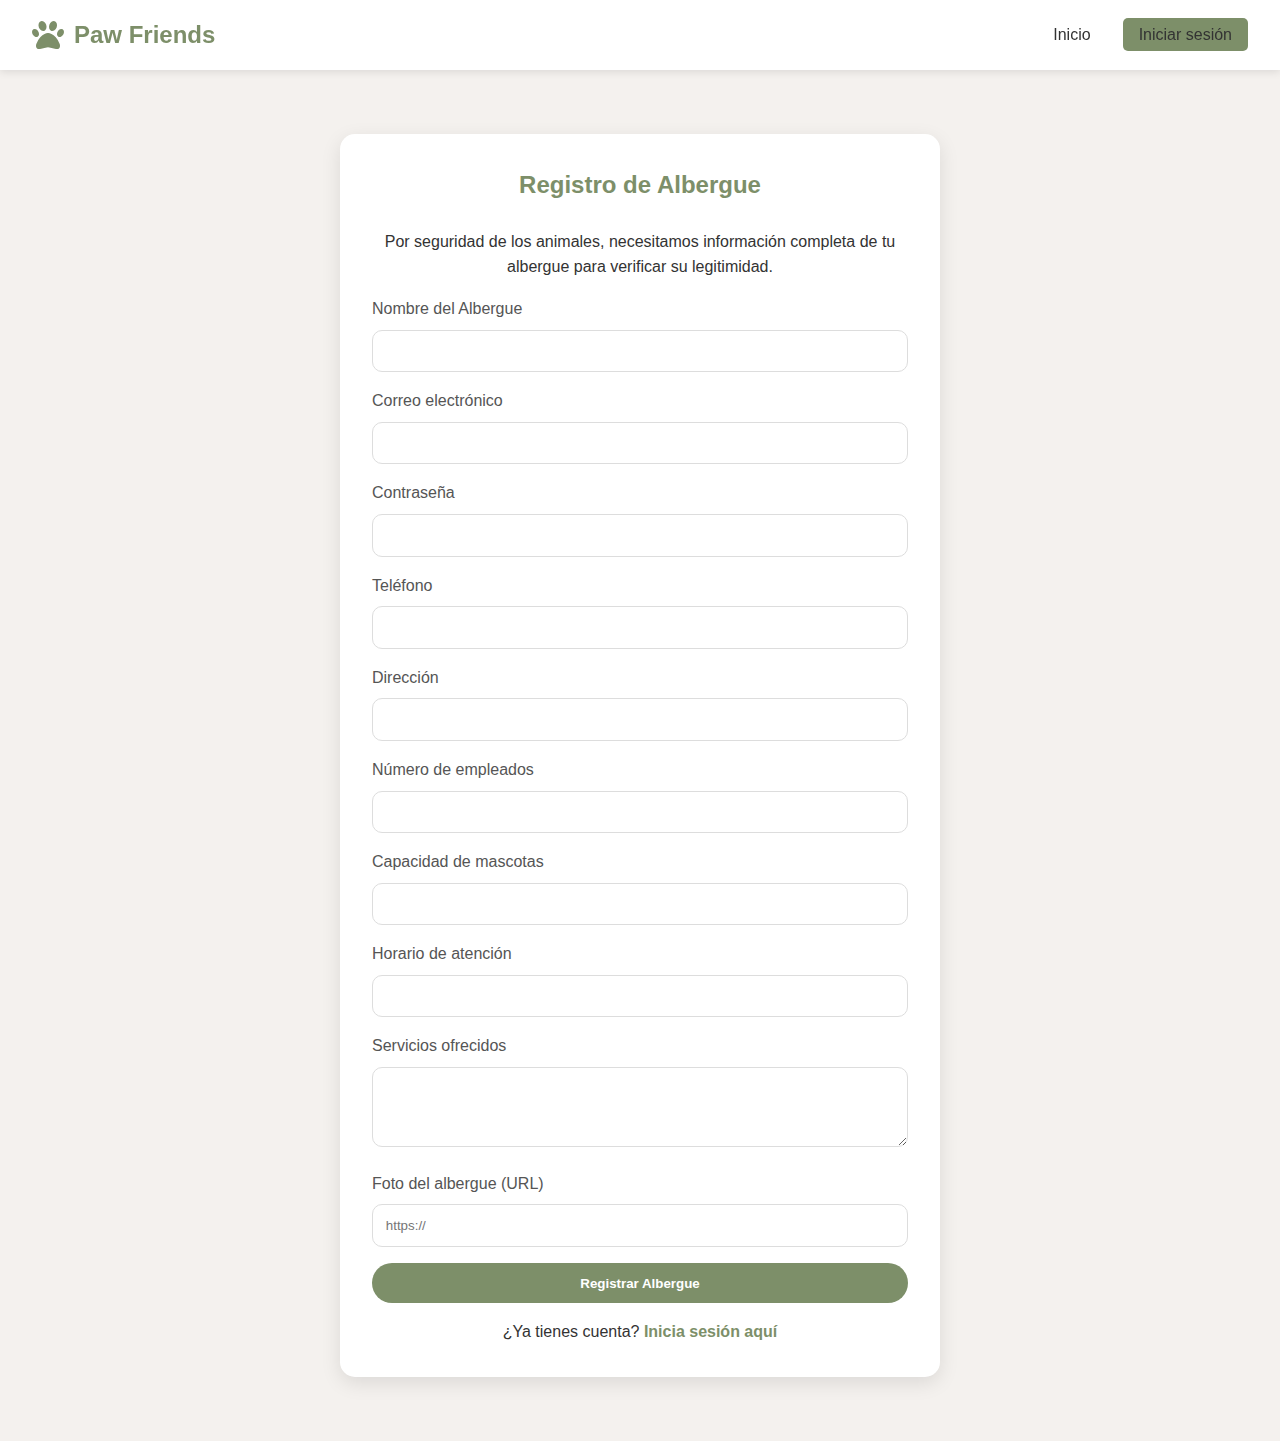
<file: registeralbergue.html>
<!DOCTYPE html>
<html lang="es">
<head>
<meta charset="UTF-8">
<meta name="viewport" content="width=device-width, initial-scale=1.0">
<title>Registro de Albergue | Paw Friends</title>
<link rel="stylesheet" href="https://cdnjs.cloudflare.com/ajax/libs/font-awesome/6.4.0/css/all.min.css">
<style>
* { margin:0; padding:0; box-sizing:border-box; font-family:Arial, sans-serif; }
body { background:#f4f1ee; color:#333; line-height:1.6; }
header { background:#fff; box-shadow:0 2px 8px rgba(0,0,0,0.1); padding:1rem 2rem; position:sticky; top:0; z-index:100; }
nav { display:flex; justify-content:space-between; align-items:center; }
.logo { display:flex; align-items:center; gap:10px; font-size:1.5rem; font-weight:bold; color:#7d8f69; }
.logo i { font-size:2rem; }
.nav-links { display:flex; list-style:none; gap:2rem; }
.nav-links a { text-decoration:none; color:#333; font-weight:500; transition:color 0.3s; }
.nav-links a:hover { color:#a68d6c; }
.btn-login { background:#7d8f69; color:white; padding:0.5rem 1rem; border-radius:5px; transition:background 0.3s; }
.btn-login:hover { background:#6c7d58; }
.auth-container { padding:4rem 2rem; display:flex; justify-content:center; }
.auth-form { width:100%; max-width:600px; background:#fff; padding:2rem; border-radius:15px; box-shadow:0 6px 20px rgba(0,0,0,0.1); }
.auth-form h2 { color:#7d8f69; margin-bottom:1.5rem; text-align:center; }
.auth-form .form-group { margin-bottom:1rem; }
.auth-form label { display:block; margin-bottom:0.5rem; color:#555; }
.auth-form input, .auth-form textarea { width:100%; padding:0.8rem; border:1px solid #ddd; border-radius:10px; }
.auth-form textarea { resize:vertical; min-height:80px; }
.auth-form button { width:100%; padding:0.8rem; border:none; border-radius:30px; background:#7d8f69; color:white; font-weight:bold; cursor:pointer; transition:all 0.3s; }
.auth-form button:hover { background:#6c7d58; transform:translateY(-2px); }
.auth-link { text-align:center; margin-top:1rem; }
.auth-link a { color:#7d8f69; text-decoration:none; font-weight:bold; }
.auth-link a:hover { color:#6c7d58; }
</style>
</head>
<body>

<header>
<nav>
<div class="logo"><i class="fas fa-paw"></i>Paw Friends</div>
<ul class="nav-links">
<li><a href="index.html">Inicio</a></li>
<li><a href="login.html" class="btn-login">Iniciar sesión</a></li>
</ul>
</nav>
</header>

<section class="auth-container">
<div class="auth-form">
<h2>Registro de Albergue</h2>
<p style="text-align:center; margin-bottom:1rem;">Por seguridad de los animales, necesitamos información completa de tu albergue para verificar su legitimidad.</p>

<form id="albergueForm">
<div class="form-group">
<label for="name">Nombre del Albergue</label>
<input type="text" id="name" required>
</div>
<div class="form-group">
<label for="email">Correo electrónico</label>
<input type="email" id="email" required>
</div>
<div class="form-group">
<label for="password">Contraseña</label>
<input type="password" id="password" required>
</div>
<div class="form-group">
<label for="phone">Teléfono</label>
<input type="tel" id="phone" required>
</div>
<div class="form-group">
<label for="address">Dirección</label>
<input type="text" id="address" required>
</div>
<div class="form-group">
<label for="employees">Número de empleados</label>
<input type="number" id="employees">
</div>
<div class="form-group">
<label for="capacity">Capacidad de mascotas</label>
<input type="number" id="capacity">
</div>
<div class="form-group">
<label for="hours">Horario de atención</label>
<input type="text" id="hours">
</div>
<div class="form-group">
<label for="services">Servicios ofrecidos</label>
<textarea id="services"></textarea>
</div>
<div class="form-group">
<label for="photo">Foto del albergue (URL)</label>
<input type="text" id="photo" placeholder="https://">
</div>
<button type="submit">Registrar Albergue</button>
</form>
<p class="auth-link">¿Ya tienes cuenta? <a href="login.html">Inicia sesión aquí</a></p>
</div>
</section>

<script>
const form = document.getElementById('albergueForm');

form.addEventListener('submit', function(e){
  e.preventDefault();

  const albergueData = {
    id: Date.now(),
    name: document.getElementById('name').value,
    email: document.getElementById('email').value,
    password: document.getElementById('password').value,
    phone: document.getElementById('phone').value,
    address: document.getElementById('address').value,
    employees: document.getElementById('employees').value,
    capacity: document.getElementById('capacity').value,
    hours: document.getElementById('hours').value,
    services: document.getElementById('services').value,
    photo: document.getElementById('photo').value,
    status: 'pendiente'
  };

  let solicitudes = JSON.parse(localStorage.getItem('solicitudesAlbergue')) || [];
  solicitudes.push(albergueData);
  localStorage.setItem('solicitudesAlbergue', JSON.stringify(solicitudes));

  alert('¡Solicitud de registro enviada correctamente!');
  form.reset();
});
</script>
</body>
</html>
</file>
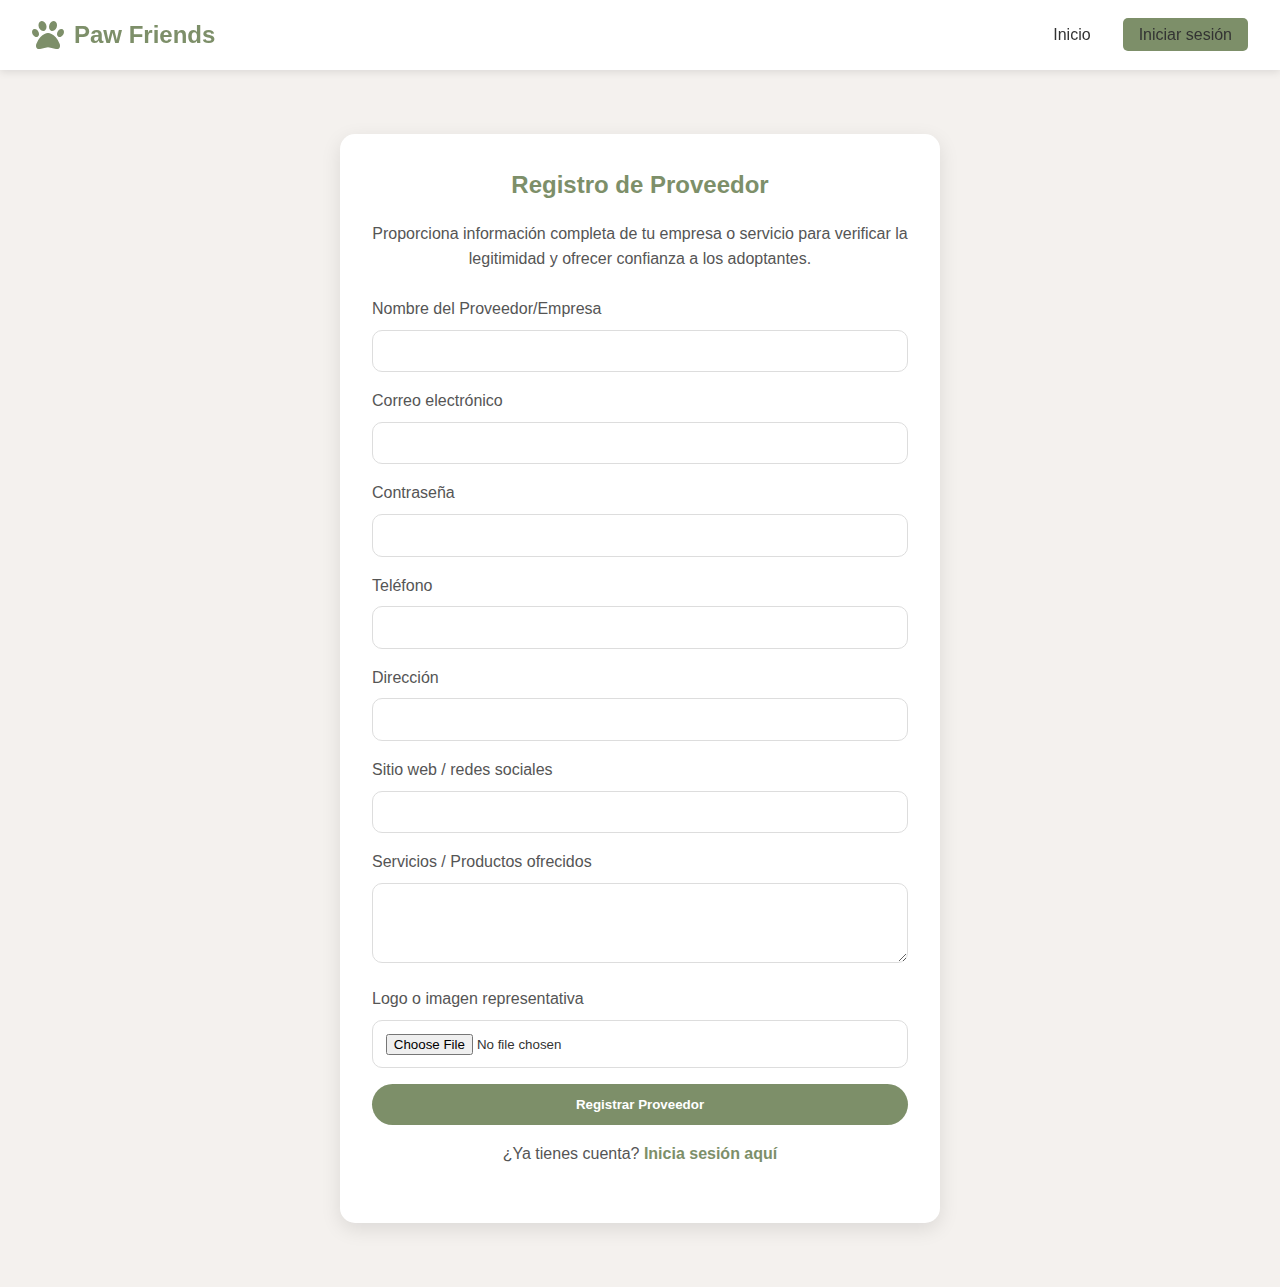
<file: registerproveedor.html>
<!DOCTYPE html>
<html lang="es">
<head>
  <meta charset="UTF-8">
  <meta name="viewport" content="width=device-width, initial-scale=1.0">
  <title>Registro de Proveedor | Paw Friends</title>
  <link rel="stylesheet" href="https://cdnjs.cloudflare.com/ajax/libs/font-awesome/6.4.0/css/all.min.css">
  <style>
    /* ===== ESTILO GENERAL ===== */
    * {
      margin: 0;
      padding: 0;
      box-sizing: border-box;
      font-family: 'Arial', sans-serif;
    }

    body {
      background-color: #f4f1ee;
      color: #333;
      line-height: 1.6;
    }

    /* ===== HEADER ===== */
    header {
      background-color: #fff;
      box-shadow: 0 2px 8px rgba(0,0,0,0.1);
      padding: 1rem 2rem;
      position: sticky;
      top: 0;
      z-index: 100;
    }

    nav {
      display: flex;
      justify-content: space-between;
      align-items: center;
    }

    .logo {
      display: flex;
      align-items: center;
      gap: 10px;
      font-size: 1.5rem;
      font-weight: bold;
      color: #7d8f69;
    }

    .logo i {
      font-size: 2rem;
    }

    .nav-links {
      display: flex;
      list-style: none;
      gap: 2rem;
    }

    .nav-links a {
      text-decoration: none;
      color: #333;
      font-weight: 500;
      transition: color 0.3s;
    }

    .nav-links a:hover {
      color: #a68d6c;
    }

    .btn-login {
      background-color: #7d8f69;
      color: white;
      padding: 0.5rem 1rem;
      border-radius: 5px;
      transition: background-color 0.3s;
    }

    .btn-login:hover {
      background-color: #6c7d58;
    }

    /* ===== FORMULARIO DE REGISTRO ===== */
    .auth-container {
      padding: 4rem 2rem;
      display: flex;
      justify-content: center;
    }

    .auth-form {
      width: 100%;
      max-width: 600px;
      background-color: #fff;
      padding: 2rem;
      border-radius: 15px;
      box-shadow: 0 6px 20px rgba(0,0,0,0.1);
    }

    .auth-form h2 {
      color: #7d8f69;
      margin-bottom: 1rem;
      text-align: center;
    }

    .auth-form p {
      text-align: center;
      margin-bottom: 1.5rem;
      color: #555;
    }

    .auth-form .form-group {
      margin-bottom: 1rem;
    }

    .auth-form label {
      display: block;
      margin-bottom: 0.5rem;
      color: #555;
    }

    .auth-form input, .auth-form textarea {
      width: 100%;
      padding: 0.8rem;
      border: 1px solid #ddd;
      border-radius: 10px;
    }

    .auth-form textarea {
      resize: vertical;
      min-height: 80px;
    }

    .auth-form button {
      width: 100%;
      padding: 0.8rem;
      border: none;
      border-radius: 30px;
      background-color: #7d8f69;
      color: white;
      font-weight: bold;
      cursor: pointer;
      transition: all 0.3s;
    }

    .auth-form button:hover {
      background-color: #6c7d58;
      transform: translateY(-2px);
    }

    .auth-link {
      text-align: center;
      margin-top: 1rem;
    }

    .auth-link a {
      color: #7d8f69;
      text-decoration: none;
      font-weight: bold;
    }

    .auth-link a:hover {
      color: #6c7d58;
    }
  </style>
</head>
<body>
  <!-- HEADER -->
  <header>
    <nav>
      <div class="logo">
        <i class="fas fa-paw"></i>
        <span>Paw Friends</span>
      </div>
      <ul class="nav-links">
        <li><a href="index.html">Inicio</a></li>
        <li><a href="login.html" class="btn-login">Iniciar sesión</a></li>
      </ul>
    </nav>
  </header>

  <!-- FORMULARIO DE REGISTRO DE PROVEEDOR -->
  <section class="auth-container">
    <div class="auth-form">
      <h2>Registro de Proveedor</h2>
      <p>Proporciona información completa de tu empresa o servicio para verificar la legitimidad y ofrecer confianza a los adoptantes.</p>
      <form id="proveedorForm">
        <div class="form-group">
          <label for="name">Nombre del Proveedor/Empresa</label>
          <input type="text" id="name" required>
        </div>
        <div class="form-group">
          <label for="email">Correo electrónico</label>
          <input type="email" id="email" required>
        </div>
        <div class="form-group">
          <label for="password">Contraseña</label>
          <input type="password" id="password" required>
        </div>
        <div class="form-group">
          <label for="phone">Teléfono</label>
          <input type="tel" id="phone" required>
        </div>
        <div class="form-group">
          <label for="address">Dirección</label>
          <input type="text" id="address" required>
        </div>
        <div class="form-group">
          <label for="website">Sitio web / redes sociales</label>
          <input type="text" id="website">
        </div>
        <div class="form-group">
          <label for="services">Servicios / Productos ofrecidos</label>
          <textarea id="services" required></textarea>
        </div>
        <div class="form-group">
          <label for="photo">Logo o imagen representativa</label>
          <input type="file" id="photo" accept="image/*">
        </div>
        <button type="submit">Registrar Proveedor</button>
      </form>
      <p class="auth-link">¿Ya tienes cuenta? <a href="login.html">Inicia sesión aquí</a></p>
    </div>
  </section>

  <script>
    const form = document.getElementById('proveedorForm');

    form.addEventListener('submit', function(e){
      e.preventDefault();

      const proveedorData = {
        name: document.getElementById('name').value,
        email: document.getElementById('email').value,
        password: document.getElementById('password').value,
        phone: document.getElementById('phone').value,
        address: document.getElementById('address').value,
        website: document.getElementById('website').value,
        services: document.getElementById('services').value,
        photo: document.getElementById('photo').value.split('\\').pop()
      };

      // Guardar en localStorage para simulación de dashboard admin
      let solicitudes = JSON.parse(localStorage.getItem('solicitudesProveedor')) || [];
      solicitudes.push(proveedorData);
      localStorage.setItem('solicitudesProveedor', JSON.stringify(solicitudes));

      alert('¡Solicitud de registro de proveedor enviada correctamente!');

      form.reset();
    });
  </script>
</body>
</html>
</file>
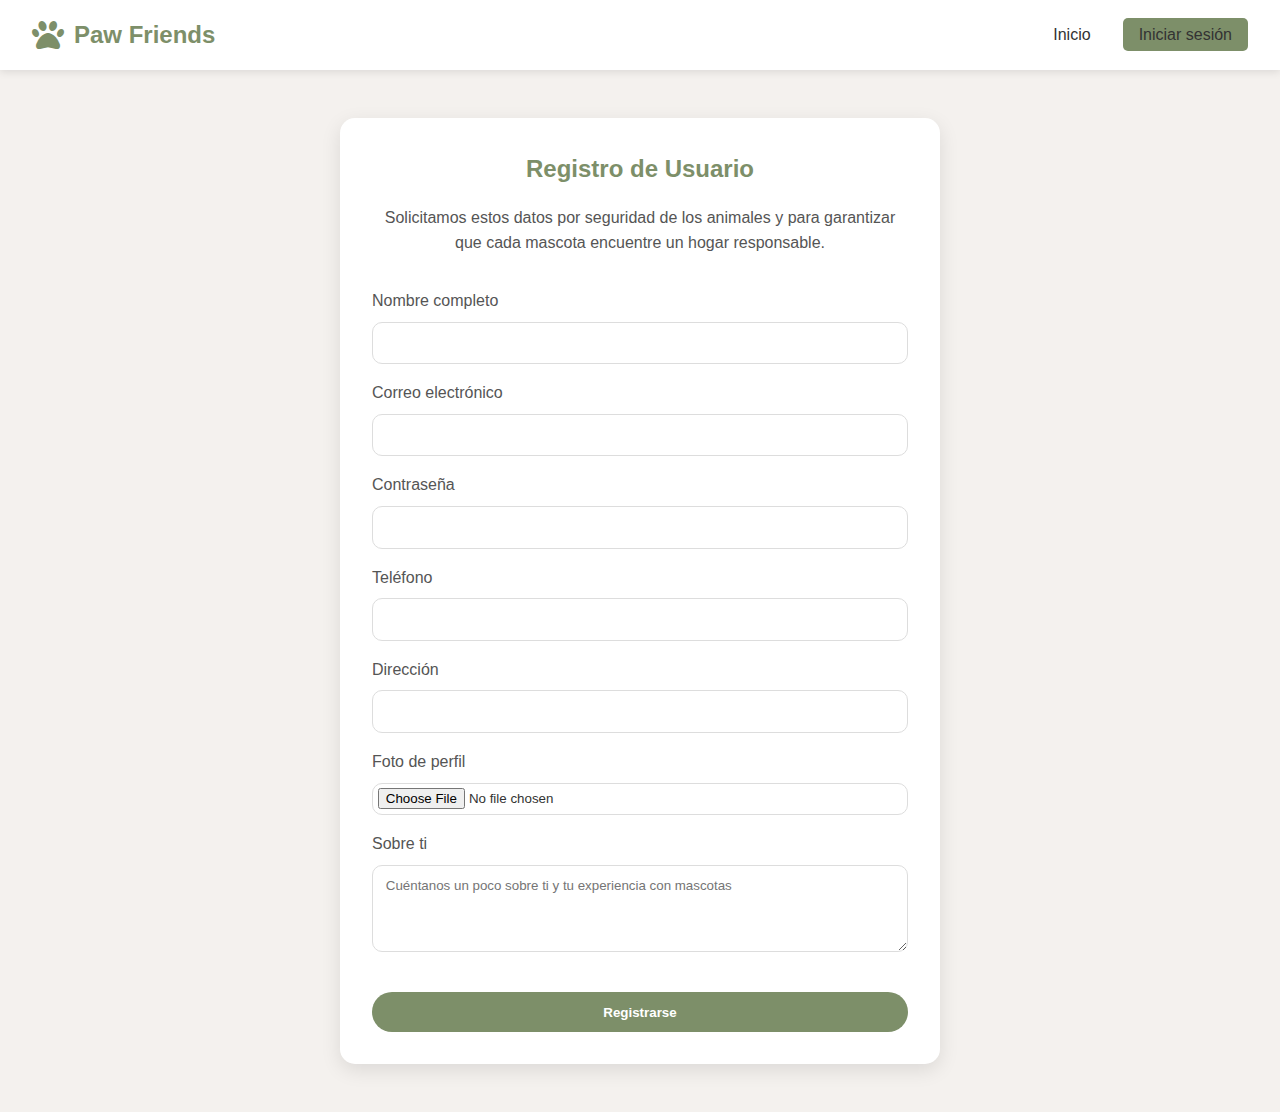
<file: registerusuario.html>
<!DOCTYPE html>
<html lang="es">
<head>
  <meta charset="UTF-8">
  <meta name="viewport" content="width=device-width, initial-scale=1.0">
  <title>Registro Usuario | Paw Friends</title>
  <link rel="stylesheet" href="https://cdnjs.cloudflare.com/ajax/libs/font-awesome/6.4.0/css/all.min.css">
  <meta name="theme-color" content="#a3b18a">
  <style>
    /* ===== ESTILO GENERAL ===== */
    * {
      margin: 0;
      padding: 0;
      box-sizing: border-box;
      font-family: 'Arial', sans-serif;
    }
    body {
      background-color: #f4f1ee;
      color: #333;
      line-height: 1.6;
    }
    header {
      background-color: #fff;
      box-shadow: 0 2px 8px rgba(0,0,0,0.1);
      padding: 1rem 2rem;
    }
    nav {
      display: flex;
      justify-content: space-between;
      align-items: center;
    }
    .logo {
      display: flex;
      align-items: center;
      gap: 10px;
      font-size: 1.5rem;
      font-weight: bold;
      color: #7d8f69;
    }
    .logo i {
      font-size: 2rem;
    }
    .nav-links {
      display: flex;
      list-style: none;
      gap: 2rem;
    }
    .nav-links a {
      text-decoration: none;
      color: #333;
      font-weight: 500;
      transition: color 0.3s;
    }
    .nav-links a:hover {
      color: #a68d6c;
    }
    .btn-login {
      background-color: #7d8f69;
      color: white;
      padding: 0.5rem 1rem;
      border-radius: 5px;
      transition: background-color 0.3s;
    }
    .btn-login:hover {
      background-color: #6c7d58;
    }

    /* ===== FORMULARIO USUARIO ===== */
    .form-container {
      max-width: 600px;
      margin: 3rem auto;
      background-color: #fff;
      padding: 2rem;
      border-radius: 15px;
      box-shadow: 0 6px 20px rgba(0,0,0,0.1);
    }
    .form-container h2 {
      color: #7d8f69;
      margin-bottom: 1rem;
      text-align: center;
    }
    .form-container p.explanation {
      color: #555;
      margin-bottom: 2rem;
      text-align: center;
    }
    .form-group {
      margin-bottom: 1rem;
    }
    .form-group label {
      display: block;
      margin-bottom: 0.5rem;
      color: #555;
    }
    .form-group input,
    .form-group select,
    .form-group textarea {
      width: 100%;
      padding: 0.8rem;
      border: 1px solid #ddd;
      border-radius: 10px;
    }
    .form-group input[type="file"] {
      padding: 0.3rem;
    }
    button {
      width: 100%;
      padding: 0.8rem;
      border: none;
      border-radius: 30px;
      background-color: #7d8f69;
      color: white;
      font-weight: bold;
      cursor: pointer;
      transition: all 0.3s;
      margin-top: 1rem;
    }
    button:hover {
      background-color: #6c7d58;
      transform: translateY(-2px);
    }
  </style>
</head>
<body>
  <!-- HEADER -->
  <header>
    <nav>
      <div class="logo">
        <i class="fas fa-paw"></i>
        <span>Paw Friends</span>
      </div>
      <ul class="nav-links">
        <li><a href="index.html">Inicio</a></li>
        <li><a href="login.html" class="btn-login">Iniciar sesión</a></li>
      </ul>
    </nav>
  </header>

  <!-- FORMULARIO USUARIO -->
  <div class="form-container">
    <h2>Registro de Usuario</h2>
    <p class="explanation">Solicitamos estos datos por seguridad de los animales y para garantizar que cada mascota encuentre un hogar responsable.</p>
    <form id="userForm">
      <div class="form-group">
        <label for="name">Nombre completo</label>
        <input type="text" id="name" required>
      </div>
      <div class="form-group">
        <label for="email">Correo electrónico</label>
        <input type="email" id="email" required>
      </div>
      <div class="form-group">
        <label for="password">Contraseña</label>
        <input type="password" id="password" required>
      </div>
      <div class="form-group">
        <label for="phone">Teléfono</label>
        <input type="tel" id="phone" required>
      </div>
      <div class="form-group">
        <label for="address">Dirección</label>
        <input type="text" id="address" required>
      </div>
      <div class="form-group">
        <label for="photo">Foto de perfil</label>
        <input type="file" id="photo" accept="image/*">
      </div>
      <div class="form-group">
        <label for="about">Sobre ti</label>
        <textarea id="about" rows="4" placeholder="Cuéntanos un poco sobre ti y tu experiencia con mascotas"></textarea>
      </div>
      <button type="submit">Registrarse</button>
    </form>
  </div>

  <script>
    const form = document.getElementById('userForm');
    form.addEventListener('submit', (e) => {
      e.preventDefault();

      // Aquí puedes capturar los valores
      const name = document.getElementById('name').value;
      const email = document.getElementById('email').value;
      const password = document.getElementById('password').value;
      const phone = document.getElementById('phone').value;
      const address = document.getElementById('address').value;
      const about = document.getElementById('about').value;

      // Validación simple (puedes agregar más)
      if(!name || !email || !password || !phone || !address) {
        alert("Por favor completa todos los campos requeridos.");
        return;
      }

      alert("¡Registro de usuario exitoso!\nPronto recibirás confirmación por correo.");
      form.reset();
    });
  </script>
</body>
</html>
</file>
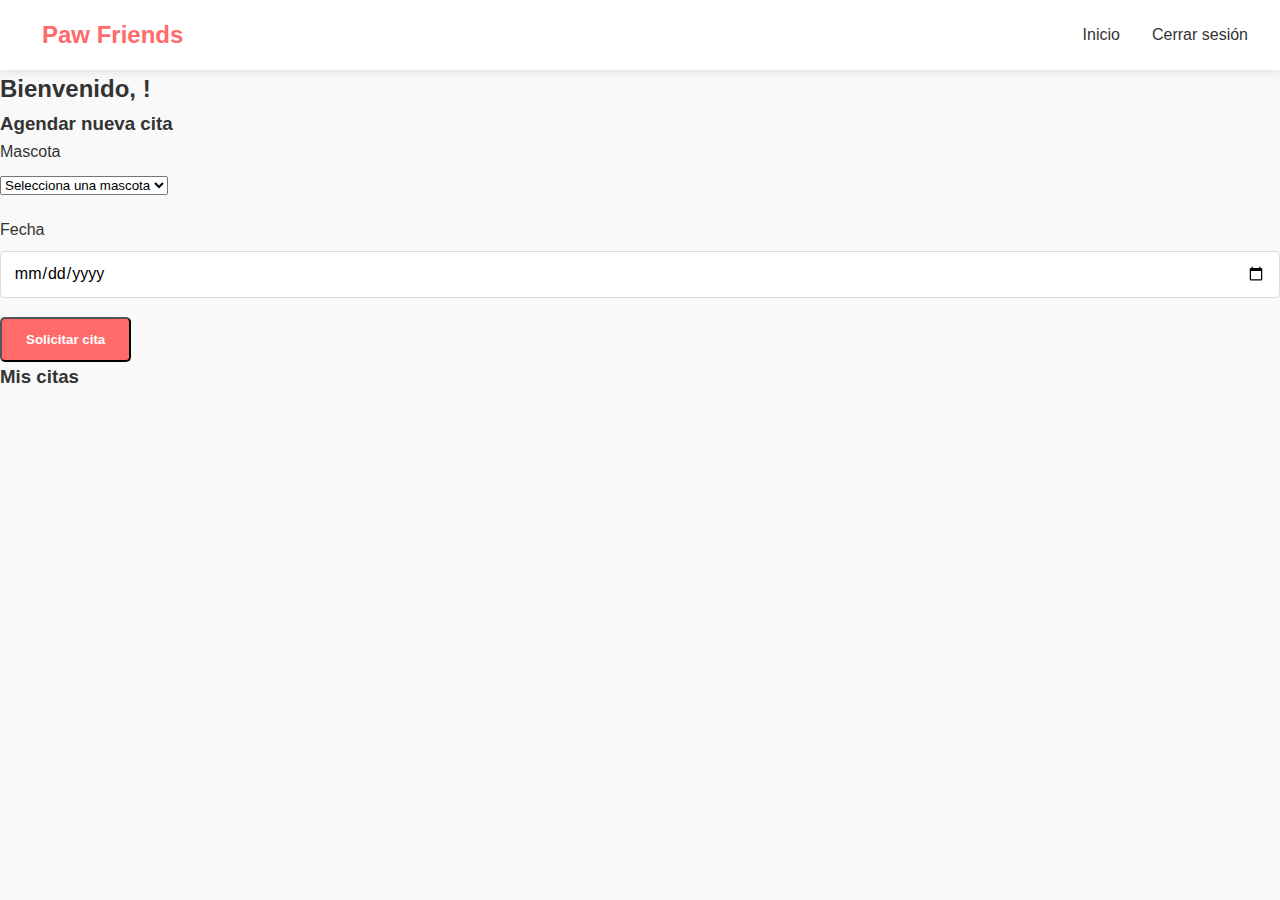
<file: user-dashboard.html>
<!DOCTYPE html>
<html lang="es">
<head>
  <meta charset="UTF-8">
  <title>Mi Panel | Paw Friends</title>
  <link rel="stylesheet" href="styles.css">
</head>
<body>
  <header>
    <nav>
      <div class="logo">
        <i class="fas fa-paw"></i>
        <span>Paw Friends</span>
      </div>
      <ul class="nav-links">
        <li><a href="index.html">Inicio</a></li>
        <li><a href="#" id="logout">Cerrar sesión</a></li>
      </ul>
    </nav>
  </header>

  <section class="dashboard">
    <h2>Bienvenido, <span id="userName"></span>!</h2>
    
    <!-- Formulario para agendar cita -->
    <div class="card">
      <h3>Agendar nueva cita</h3>
      <form id="appointmentForm">
        <div class="form-group">
          <label for="petSelect">Mascota</label>
          <select id="petSelect" required>
            <option value="">Selecciona una mascota</option>
            <!-- Opciones se llenarán con JS -->
          </select>
        </div>
        <div class="form-group">
          <label for="appointmentDate">Fecha</label>
          <input type="date" id="appointmentDate" required>
        </div>
        <button type="submit" class="btn-primary">Solicitar cita</button>
      </form>
    </div>

    <!-- Lista de citas -->
    <div class="card">
      <h3>Mis citas</h3>
      <div id="appointmentsList"></div>
    </div>
  </section>

  <script src="scripts.js"></script>
</body>
</html>
</file>
<file: index.css>
/* ===== Estilos Generales ===== */
* {
  margin: 0;
  padding: 0;
  box-sizing: border-box;
  font-family: 'Arial', sans-serif;
}

body {
  background-color: #f4f1ee;
  color: #333;
  line-height: 1.6;
  position: relative;
  overflow-x: hidden;
}

/* ===== HEADER ===== */
header {
  background-color: #fff;
  box-shadow: 0 2px 8px rgba(0,0,0,0.1);
  padding: 1rem 2rem;
  position: sticky;
  top: 0;
  z-index: 100;
}

nav {
  display: flex;
  justify-content: space-between;
  align-items: center;
}

.logo {
  display: flex;
  align-items: center;
  gap: 10px;
  font-size: 1.5rem;
  font-weight: bold;
  color: #7d8f69;
}

.logo i {
  font-size: 2rem;
}

.nav-links {
  display: flex;
  list-style: none;
  gap: 2rem;
}

.nav-links a {
  text-decoration: none;
  color: #333;
  font-weight: 500;
  transition: color 0.3s;
}

.nav-links a:hover {
  color: #a68d6c;
}

.nav-links .active {
  color: #7d8f69;
}

.btn-login {
  background-color: #7d8f69;
  color: white;
  padding: 0.5rem 1rem;
  border-radius: 5px;
  transition: background-color 0.3s;
}

.btn-login:hover {
  background-color: #6c7d58;
}

/* ===== HERO ===== */
.hero {
  background: linear-gradient(rgba(0,0,0,0.4), rgba(0,0,0,0.4)),
              url('https://images.unsplash.com/photo-1477884213360-7e9d7dcc1e48?auto=format&fit=crop&w=1200&q=60') no-repeat center center/cover;
  height: 70vh;
  display: flex;
  align-items: center;
  justify-content: center;
  text-align: center;
  color: white;
  padding: 0 2rem;
}

.hero h1 {
  font-size: 3rem;
  margin-bottom: 1rem;
  text-shadow: 1px 1px 5px rgba(0,0,0,0.4);
}

.hero p {
  font-size: 1.2rem;
  margin-bottom: 2rem;
}

.hero-buttons {
  display: flex;
  justify-content: center;
  gap: 1rem;
  flex-wrap: wrap;
}

.btn-primary {
  background-color: #7d8f69;
  color: white;
  padding: 0.8rem 1.5rem;
  border-radius: 30px;
  text-decoration: none;
  font-weight: bold;
  transition: all 0.3s;
}

.btn-primary:hover {
  background-color: #6c7d58;
  transform: translateY(-2px);
}

.btn-secondary {
  background-color: transparent;
  color: white;
  padding: 0.8rem 1.5rem;
  border: 2px solid white;
  border-radius: 30px;
  text-decoration: none;
  font-weight: bold;
  transition: all 0.3s;
}

.btn-secondary:hover {
  background-color: white;
  color: #333;
  transform: translateY(-2px);
}

/* ===== IMÁGENES DESTACADAS ===== */
.featured-images {
  padding: 3rem 2rem;
  background-color: #e8e5df;
}

.image-container {
  display: flex;
  justify-content: center;
  gap: 1rem;
  flex-wrap: wrap;
}

.image-container img {
  width: 300px;
  height: 200px;
  object-fit: cover;
  border-radius: 15px;
  transition: transform 0.3s, box-shadow 0.3s;
  cursor: pointer;
}

.image-container img:hover {
  transform: scale(1.08) rotate(-1deg);
  box-shadow: 0 10px 20px rgba(0,0,0,0.2);
}

/* ===== QUIÉNES SOMOS ===== */
.about {
  padding: 4rem 2rem;
  background-color: #f4f1ee;
}

.about-container {
  display: flex;
  justify-content: space-between;
  align-items: center;
  gap: 2rem;
  flex-wrap: wrap;
}

.about-text {
  flex: 1;
}

.about-text h2 {
  color: #7d8f69;
  margin-bottom: 1rem;
}

.about-text p {
  color: #555;
  margin-bottom: 1.5rem;
}

.about-images {
  flex: 1;
  display: flex;
  justify-content: center;
}

.about-images img {
  width: 100%;
  max-width: 450px;
  border-radius: 15px;
  box-shadow: 0 6px 15px rgba(0,0,0,0.1);
}

/* ===== BENEFICIOS ===== */
.benefits {
  padding: 4rem 2rem;
  background-color: #e8e5df;
  text-align: center;
}

.benefits h2 {
  margin-bottom: 2rem;
  color: #7d8f69;
}

.benefits-grid {
  display: flex;
  gap: 2rem;
  flex-wrap: wrap;
  justify-content: center;
}

.benefit-card {
  background-color: white;
  border-radius: 15px;
  padding: 2rem;
  flex: 1 1 250px;
  max-width: 300px;
  box-shadow: 0 4px 15px rgba(0,0,0,0.1);
  transition: transform 0.3s;
}

.benefit-card:hover {
  transform: translateY(-5px);
}

.benefit-card i {
  font-size: 2rem;
  color: #a68d6c;
  margin-bottom: 1rem;
}

/* ===== TESTIMONIOS ===== */
.testimonials {
  padding: 4rem 2rem;
  background-color: #f4f1ee;
  text-align: center;
}

.testimonials h2 {
  margin-bottom: 2rem;
  color: #7d8f69;
}

.testimonials-grid {
  display: flex;
  gap: 2rem;
  flex-wrap: nowrap;
  overflow-x: auto;
  padding-bottom: 1rem;
}

.testimonials-grid::-webkit-scrollbar {
  height: 8px;
}

.testimonials-grid::-webkit-scrollbar-thumb {
  background-color: #7d8f69;
  border-radius: 4px;
}

.testimonial-card {
  background-color: white;
  padding: 1.5rem;
  border-radius: 15px;
  min-width: 250px;
  box-shadow: 0 6px 20px rgba(0,0,0,0.1);
  transition: transform 0.3s;
}

.testimonial-card:hover {
  transform: translateY(-5px) scale(1.02);
}

.testimonial-card img {
  width: 100%;
  height: 180px;
  object-fit: cover;
  border-radius: 15px;
  margin-bottom: 1rem;
}

.testimonial-card p {
  font-style: italic;
  margin-bottom: 0.5rem;
}

.testimonial-card h4 {
  color: #a68d6c;
}

/* ===== FOOTER ===== */
footer {
  background-color: #7d8f69;
  color: white;
  padding: 3rem 2rem 1rem;
}

.footer-content {
  display: flex;
  flex-wrap: wrap;
  justify-content: space-between;
  gap: 2rem;
  max-width: 1200px;
  margin: 0 auto;
}

.footer-section h3 {
  margin-bottom: 1rem;
}

.footer-section p {
  margin-bottom: 0.5rem;
  display: flex;
  align-items: center;
  gap: 10px;
}

footer .copyright {
  text-align: center;
  margin-top: 2rem;
  border-top: 1px solid rgba(255,255,255,0.4);
  padding-top: 1rem;
}

/* ===== RESPONSIVE ===== */
@media (max-width: 1024px) {
  .about-container {
    flex-direction: column;
  }
  .benefits-grid, .image-container {
    flex-direction: column;
    align-items: center;
  }
}

@media (max-width: 768px) {
  .hero h1 {
    font-size: 2rem;
  }
  .testimonials-grid {
    flex-wrap: wrap;
    overflow-x: visible;
  }
}
</file>
<file: styles.css>
/* Estilos generales */
* {
  margin: 0;
  padding: 0;
  box-sizing: border-box;
  font-family: 'Arial', sans-serif;
}

body {
  background-color: #f9f9f9;
  color: #333;
  line-height: 1.6;
}

/* Header */
header {
  background-color: #fff;
  box-shadow: 0 2px 10px rgba(0, 0, 0, 0.1);
  padding: 1rem 2rem;
  position: sticky;
  top: 0;
  z-index: 100;
}

nav {
  display: flex;
  justify-content: space-between;
  align-items: center;
}

.logo {
  display: flex;
  align-items: center;
  gap: 10px;
  font-size: 1.5rem;
  font-weight: bold;
  color: #ff6b6b;
}

.logo i {
  font-size: 2rem;
}

.nav-links {
  display: flex;
  list-style: none;
  gap: 2rem;
}

.nav-links a {
  text-decoration: none;
  color: #333;
  font-weight: 500;
  transition: color 0.3s;
}

.nav-links a:hover {
  color: #ff6b6b;
}

.nav-links .active {
  color: #ff6b6b;
}

.btn-login {
  background-color: #ff6b6b;
  color: white;
  padding: 0.5rem 1rem;
  border-radius: 5px;
}

.btn-login:hover {
  background-color: #ff5252;
}

/* Hero Section */
.hero {
  background: linear-gradient(rgba(0, 0, 0, 0.5), rgba(0, 0, 0, 0.5)), 
              url('https://images.unsplash.com/photo-1477884213360-7e9d7dcc1e48?ixlib=rb-4.0.3') no-repeat center center/cover;
  height: 70vh;
  display: flex;
  align-items: center;
  text-align: center;
  color: white;
  padding: 0 2rem;
}

.hero-content {
  max-width: 800px;
  margin: 0 auto;
}

.hero h1 {
  font-size: 3rem;
  margin-bottom: 1rem;
}

.hero p {
  font-size: 1.2rem;
  margin-bottom: 2rem;
}

.hero-buttons {
  display: flex;
  justify-content: center;
  gap: 1rem;
}

.btn-primary {
  background-color: #ff6b6b;
  color: white;
  padding: 0.8rem 1.5rem;
  border-radius: 5px;
  text-decoration: none;
  font-weight: bold;
  transition: background-color 0.3s;
}

.btn-primary:hover {
  background-color: #ff5252;
}

.btn-secondary {
  background-color: transparent;
  color: white;
  padding: 0.8rem 1.5rem;
  border: 2px solid white;
  border-radius: 5px;
  text-decoration: none;
  font-weight: bold;
  transition: all 0.3s;
}

.btn-secondary:hover {
  background-color: white;
  color: #333;
}

/* Featured Pets */
.featured-pets {
  padding: 4rem 2rem;
  text-align: center;
}

.featured-pets h2 {
  font-size: 2rem;
  margin-bottom: 2rem;
  color: #333;
}

.pets-grid {
  display: grid;
  grid-template-columns: repeat(auto-fill, minmax(250px, 1fr));
  gap: 2rem;
  max-width: 1200px;
  margin: 0 auto;
}

.pet-card {
  background-color: white;
  border-radius: 10px;
  overflow: hidden;
  box-shadow: 0 4px 6px rgba(0, 0, 0, 0.1);
  transition: transform 0.3s;
}

.pet-card:hover {
  transform: translateY(-10px);
}

.pet-card img {
  width: 100%;
  height: 200px;
  object-fit: cover;
}

.pet-info {
  padding: 1.5rem;
  text-align: left;
}

.pet-info h3 {
  margin-bottom: 0.5rem;
  color: #ff6b6b;
}

.pet-info p {
  margin-bottom: 1rem;
  color: #666;
}

.pet-info .btn-adopt {
  display: inline-block;
  background-color: #ff6b6b;
  color: white;
  padding: 0.5rem 1rem;
  border-radius: 5px;
  text-decoration: none;
  font-weight: bold;
  transition: background-color 0.3s;
}

.pet-info .btn-adopt:hover {
  background-color: #ff5252;
}

/* Footer */
footer {
  background-color: #333;
  color: white;
  padding: 3rem 2rem 1rem;
}

.footer-content {
  display: grid;
  grid-template-columns: repeat(auto-fit, minmax(250px, 1fr));
  gap: 2rem;
  max-width: 1200px;
  margin: 0 auto;
}

.footer-section h3 {
  margin-bottom: 1rem;
  font-size: 1.2rem;
}

.footer-section p {
  margin-bottom: 0.5rem;
  display: flex;
  align-items: center;
  gap: 10px;
}

.copyright {
  text-align: center;
  margin-top: 2rem;
  padding-top: 1rem;
  border-top: 1px solid #555;
}

/* Responsive */
@media (max-width: 768px) {
  .nav-links {
    display: none;
  }

  .hero h1 {
    font-size: 2rem;
  }

  .hero-buttons {
    flex-direction: column;
    align-items: center;
  }
}

/* Estilos para formularios de autenticación */
.auth-container {
  display: flex;
  justify-content: center;
  align-items: center;
  min-height: 80vh;
  padding: 2rem;
}

.auth-form {
  background-color: white;
  border-radius: 10px;
  box-shadow: 0 4px 6px rgba(0, 0, 0, 0.1);
  padding: 2rem;
  width: 100%;
  max-width: 400px;
  text-align: center;
}

.auth-form h2 {
  margin-bottom: 1.5rem;
  color: #ff6b6b;
}

.form-group {
  margin-bottom: 1.5rem;
  text-align: left;
}

.form-group label {
  display: block;
  margin-bottom: 0.5rem;
  font-weight: 500;
  color: #333;
}

.form-group input {
  width: 100%;
  padding: 0.8rem;
  border: 1px solid #ddd;
  border-radius: 5px;
  font-size: 1rem;
}

.auth-link {
  margin-top: 1.5rem;
  color: #666;
}

.auth-link a {
  color: #ff6b6b;
  text-decoration: none;
  font-weight: 500;
}

.auth-link a:hover {
  text-decoration: underline;
}

/* Notificaciones Toast */
.toast {
  position: fixed;
  bottom: 20px;
  left: 50%;
  transform: translateX(-50%);
  background-color: #333;
  color: white;
  padding: 12px 24px;
  border-radius: 5px;
  box-shadow: 0 4px 12px rgba(0, 0, 0, 0.2);
  z-index: 1000;
  opacity: 0;
  transition: opacity 0.3s, transform 0.3s;
  max-width: 80%;
  text-align: center;
}

.toast.show {
  opacity: 1;
  transform: translateX(-50%) translateY(0);
}

.toast.success {
  background-color: #4CAF50; /* Verde */
}

.toast.error {
  background-color: #ff5252; /* Rojo */
}

.toast.warning {
  background-color: #FFC107; /* Amarillo */
  color: #333;
}

/* Perfil de mascota */
.pet-profile {
  display: grid;
  grid-template-columns: 1fr 1fr;
  gap: 2rem;
  padding: 2rem;
  max-width: 1200px;
  margin: 0 auto;
}

.pet-info {
  display: flex;
  gap: 1.5rem;
}

.pet-info img {
  width: 300px;
  height: 300px;
  object-fit: cover;
  border-radius: 10px;
}

/* Estilos para admin */
.appointment-card {
  background: white;
  border-radius: 10px;
  padding: 1.5rem;
  margin-bottom: 1rem;
  box-shadow: 0 2px 4px rgba(0, 0, 0, 0.1);
  display: flex;
  justify-content: space-between;
  align-items: center;
}

.appointment-card .pet-info {
  display: flex;
  align-items: center;
  gap: 1rem;
}

.appointment-card .pet-info img {
  width: 80px;
  height: 80px;
  border-radius: 50%;
}

.appointment-actions {
  display: flex;
  gap: 0.5rem;
}

.btn-success {
  background-color: #4CAF50;
  color: white;
}

.btn-warning {
  background-color: #FFC107;
  color: #333;
}

.btn-danger {
  background-color: #ff5252;
  color: white;
}

/* Modal */
.modal {
  display: none;
  position: fixed;
  top: 0;
  left: 0;
  width: 100%;
  height: 100%;
  background-color: rgba(0, 0, 0, 0.5);
  z-index: 1000;
  justify-content: center;
  align-items: center;
}

.modal-content {
  background: white;
  padding: 2rem;
  border-radius: 10px;
  width: 400px;
}

.pet-card {
  position: relative; /* Asegura que el botón no se salga */
  overflow: visible; /* Permite que el contenido no se recorte */
}

.btn-adopt {
  display: inline-block;
  background-color: #ff6b6b;
  color: white;
  padding: 0.5rem 1rem;
  border-radius: 5px;
  text-decoration: none;
  font-weight: bold;
  transition: background-color 0.3s;
  margin-top: 10px; /* Espaciado adicional */
}

.appointment-request {
  background-color: #f8f9fa;
  padding: 1.5rem;
  border-radius: 10px;
  margin-top: 2rem;
  border: 1px dashed #ff6b6b;
}

/* === BOTÓN "CONÓCEME" === */
.btn-adopt {
  display: inline-block;
  background-color: #ff6b6b;
  color: white;
  padding: 0.7rem 1.3rem;
  border-radius: 30px;
  text-decoration: none;
  font-weight: bold;
  margin-top: 15px;
  transition: all 0.3s;
  border: none;
  cursor: pointer;
  font-size: 0.9rem;
  box-shadow: 0 2px 5px rgba(0,0,0,0.1);
  width: fit-content;
}

.btn-adopt:hover {
  background-color: #ff5252;
  transform: translateY(-2px);
  box-shadow: 0 4px 8px rgba(0,0,0,0.15);
}

/* === TARJETAS DE MASCOTAS === */
.pet-card {
  position: relative;
  overflow: visible;
  transition: transform 0.3s;
}

.pet-info {
  padding: 15px;
  text-align: center;
}

/* Estilos para el grid de mascotas */
.pets-grid {
  display: grid;
  grid-template-columns: repeat(auto-fill, minmax(250px, 1fr));
  gap: 20px;
  padding: 20px;
}

.pet-card {
  background: white;
  border-radius: 10px;
  overflow: hidden;
  box-shadow: 0 4px 8px rgba(0,0,0,0.1);
  transition: transform 0.3s ease;
}

.pet-card:hover {
  transform: translateY(-5px);
}

.pet-image {
  width: 100%;
  height: 200px;
  object-fit: cover;
}

.pet-info {
  padding: 15px;
}

.btn-adopt {
  display: inline-block;
  background-color: #ff6b6b;
  color: white;
  padding: 8px 16px;
  border-radius: 20px;
  text-decoration: none;
  margin-top: 10px;
  font-weight: bold;
  transition: background-color 0.3s;
}

.btn-adopt:hover {
  background-color: #ff5252;
}

/* Contenedor de la tarjeta de mascota */
.pet-card {
  background: white;
  border-radius: 10px;
  overflow: hidden;
  box-shadow: 0 4px 8px rgba(0,0,0,0.1);
  display: flex;
  flex-direction: column;
  height: 100%; /* Asegura que ocupe todo el espacio */
}

/* Contenedor de la información */
.pet-info {
  padding: 15px;
  flex-grow: 1; /* Hace que crezca para ocupar el espacio */
  display: flex;
  flex-direction: column;
}

/* Botón adaptativo */
.btn-adopt {
  margin-top: auto; /* Empuja el botón hacia abajo */
  display: inline-block;
  background-color: #ff6b6b;
  color: white;
  padding: 10px 20px;
  border-radius: 5px;
  text-decoration: none;
  text-align: center;
  font-weight: bold;
  transition: background-color 0.3s;
  width: fit-content;
  align-self: center; /* Centra el botón */
  margin-bottom: 10px; /* Espacio inferior */
}

.btn-adopt:hover {
  background-color: #ff5252;
}

/* Contenedor grid principal */
.pets-grid {
  display: grid;
  grid-template-columns: repeat(auto-fill, minmax(250px, 1fr));
  gap: 25px; /* Aumenté el espacio entre tarjetas */
  padding: 20px;
}

/* Estilos para el formulario de citas */
.form-group {
  margin-bottom: 1.2rem;
}

.form-group label {
  display: block;
  margin-bottom: 0.5rem;
  font-weight: 500;
}

.form-group input[type="date"],
.form-group input[type="time"],
.form-group textarea {
  width: 100%;
  padding: 0.8rem;
  border: 1px solid #ddd;
  border-radius: 5px;
  font-size: 1rem;
}

/* Toast mejorado */
.toast.success {
  background-color: #4CAF50;
  padding: 1.2rem;
  border-radius: 8px;
  max-width: 400px;
}

/* Estado de las citas */
.status-badge {
  padding: 0.3rem 0.6rem;
  border-radius: 15px;
  font-size: 0.9rem;
  text-transform: capitalize;
}

.status-pending {
  background-color: #FFF3CD;
  color: #856404;
}

.status-approved {
  background-color: #D4EDDA;
  color: #155724;
}

.status-rejected {
  background-color: #F8D7DA;
  color: #721C24;
}

.no-appointments {
  text-align: center;
  color: #666;
  font-style: italic;
  padding: 2rem;
}

/* Estilos para el dashboard de administrador */
.admin-dashboard {
  padding: 2rem;
  max-width: 1200px;
  margin: 0 auto;
}

.appointments-list {
  display: grid;
  gap: 1.5rem;
  margin-top: 2rem;
}

.appointment-card {
  background: white;
  border-radius: 10px;
  padding: 1.5rem;
  box-shadow: 0 2px 10px rgba(0,0,0,0.1);
  display: flex;
  justify-content: space-between;
  align-items: center;
}

.pet-info {
  display: flex;
  gap: 1.5rem;
  align-items: center;
  flex-grow: 1;
}

.pet-info img {
  width: 80px;
  height: 80px;
  border-radius: 50%;
  object-fit: cover;
}

.appointment-actions {
  display: flex;
  gap: 1rem;
}

.btn-approve, .btn-reject {
  padding: 0.5rem 1rem;
  border: none;
  border-radius: 5px;
  cursor: pointer;
  font-weight: bold;
  transition: all 0.3s;
}

.btn-approve {
  background-color: #4CAF50;
  color: white;
}

.btn-reject {
  background-color: #f44336;
  color: white;
}

.btn-approve:disabled, .btn-reject:disabled {
  opacity: 0.5;
  cursor: not-allowed;
}

.status-badge {
  padding: 0.3rem 0.8rem;
  border-radius: 20px;
  font-size: 0.9rem;
  text-transform: capitalize;
}

.pending {
  background-color: #fff3cd;
}

.approved {
  background-color: #d4edda;
}

.rejected {
  background-color: #f8d7da;
}

.no-appointments {
  text-align: center;
  color: #666;
  padding: 2rem;
  font-style: italic;
}

.ad-card {
    display: flex;
    flex-direction: column;
    border: 1px solid #ddd;
    border-radius: 8px;
    padding: 15px;
    margin-bottom: 15px;
    background-color: #f9f9f9;
}

.ad-card .ad-image img {
    max-width: 100%;
    height: auto;
    border-radius: 6px;
    margin-bottom: 10px;
}

.ad-card .ad-info {
    margin-bottom: 10px;
}

.ad-card .ad-info h4 {
    margin: 0;
    color: #333;
}

.ad-card .ad-info p {
    margin: 5px 0 0;
    color: #555;
    font-size: 0.9em;
}

.ad-actions button {
    margin-right: 10px;
}

.notification {
    position: fixed;
    bottom: 20px;
    left: 50%;
    transform: translateX(-50%);
    padding: 15px 30px;
    border-radius: 8px;
    color: #fff;
    font-weight: bold;
    z-index: 1000;
    box-shadow: 0 4px 12px rgba(0,0,0,0.2);
    display: none; /* Oculto por defecto */
    animation: fade-in 0.5s forwards;
}

.notification.success {
    background-color: #4CAF50; /* Verde para éxito */
}

.notification.error {
    background-color: #F44336; /* Rojo para error */
}

@keyframes fade-in {
    from { opacity: 0; bottom: 0; }
    to { opacity: 1; bottom: 20px; }
}

@keyframes fade-out {
    from { opacity: 1; }
    to { opacity: 0; }
}

.tabs {
    display: flex;
    justify-content: center;
    margin-bottom: 20px;
}

.tab-btn {
    background-color: #eee;
    border: none;
    padding: 10px 20px;
    cursor: pointer;
    font-size: 16px;
    transition: background-color 0.3s;
}

.tab-btn:hover {
    background-color: #ddd;
}

.tab-btn.active {
    background-color: #337ab7;
    color: white;
}

/* Estilos para la nueva sección de registro de albergues */
.albergue-registro {
    padding: 60px 20px;
    background-color: #f0f0f0;
    text-align: center;
}

.albergue-form-container {
    max-width: 600px;
    margin: 0 auto;
    padding: 30px;
    background-color: #fff;
    border-radius: 10px;
    box-shadow: 0 4px 20px rgba(0, 0, 0, 0.1);
}

.albergue-form-container h2 {
    margin-bottom: 10px;
    color: var(--primary-color);
}

.albergue-form-container p {
    margin-bottom: 25px;
    color: #666;
}

.albergue-form-container .form-group {
    text-align: left;
    margin-bottom: 15px;
}

.albergue-form-container .form-group label {
    font-weight: bold;
    display: block;
    margin-bottom: 5px;
}

.albergue-form-container .form-group input {
    width: 100%;
    padding: 12px;
    border: 1px solid #ddd;
    border-radius: 5px;
    font-size: 1rem;
}
</file>
<file: register.css>
/* ===== HEADER ===== */
header {
  background-color: #fff;
  box-shadow: 0 2px 8px rgba(0,0,0,0.1);
  padding: 1rem 2rem;
  position: sticky;
  top: 0;
  z-index: 100;
}

nav {
  display: flex;
  justify-content: space-between;
  align-items: center;
}

.logo {
  display: flex;
  align-items: center;
  gap: 10px;
  font-size: 1.5rem;
  font-weight: bold;
  color: #7d8f69;
}

.logo i {
  font-size: 2rem;
}

.nav-links {
  display: flex;
  list-style: none;
  gap: 2rem;
}

.nav-links a {
  text-decoration: none;
  color: #333;
  font-weight: 500;
  transition: color 0.3s;
}

.nav-links a:hover {
  color: #a68d6c;
}

.nav-links .btn-login {
  background-color: #7d8f69;
  color: white;
  padding: 0.5rem 1rem;
  border-radius: 5px;
  transition: background-color 0.3s;
}

.nav-links .btn-login:hover {
  background-color: #6c7d58;
}

/* ===== REGISTRO TIPOS ===== */
.register-types {
  padding: 4rem 2rem;
  text-align: center;
}

.register-types h2 {
  margin-bottom: 2rem;
  color: #7d8f69;
}

.register-types .benefits-grid {
  display: flex;
  justify-content: center;
  gap: 2rem;
  flex-wrap: wrap;
}

.register-types .benefit-card {
  display: flex;
  flex-direction: column;
  align-items: center;
  padding: 2rem;
  max-width: 300px;
  margin: 1rem;
  background-color: white;
  border-radius: 15px;
  box-shadow: 0 6px 20px rgba(0,0,0,0.1);
  transition: transform 0.3s;
}

.register-types .benefit-card i {
  font-size: 2.5rem;
  color: #a68d6c;
  margin-bottom: 1rem;
}

.register-types .benefit-card h3 {
  margin-bottom: 1rem;
  color: #333;
}

.register-types .benefit-card p {
  margin-bottom: 1rem;
  color: #555;
  text-align: center;
}

.register-types .benefit-card a {
  text-decoration: none;
  padding: 0.6rem 1.5rem;
  border-radius: 30px;
  background-color: #7d8f69;
  color: white;
  font-weight: bold;
  transition: all 0.3s;
}

.register-types .benefit-card a:hover {
  background-color: #6c7d58;
  transform: translateY(-2px);
}

/* Oculto inicialmente el formulario */
.auth-container.hidden {
  display: none;
}

/* ===== FORMULARIO DE REGISTRO ===== */
.auth-container {
  padding: 4rem 2rem;
  display: flex;
  justify-content: center;
}

.auth-form {
  width: 100%;
  max-width: 400px;
  background-color: #fff;
  padding: 2rem;
  border-radius: 15px;
  box-shadow: 0 6px 20px rgba(0,0,0,0.1);
}

.auth-form h2 {
  color: #7d8f69;
  margin-bottom: 1.5rem;
  text-align: center;
}

.auth-form .form-group {
  margin-bottom: 1rem;
}

.auth-form label {
  display: block;
  margin-bottom: 0.5rem;
  color: #555;
}

.auth-form input {
  width: 100%;
  padding: 0.8rem;
  border: 1px solid #ddd;
  border-radius: 10px;
}

.auth-form button {
  width: 100%;
  padding: 0.8rem;
  border: none;
  border-radius: 30px;
  background-color: #7d8f69;
  color: white;
  font-weight: bold;
  cursor: pointer;
  transition: all 0.3s;
}

.auth-form button:hover {
  background-color: #6c7d58;
  transform: translateY(-2px);
}
</file>
